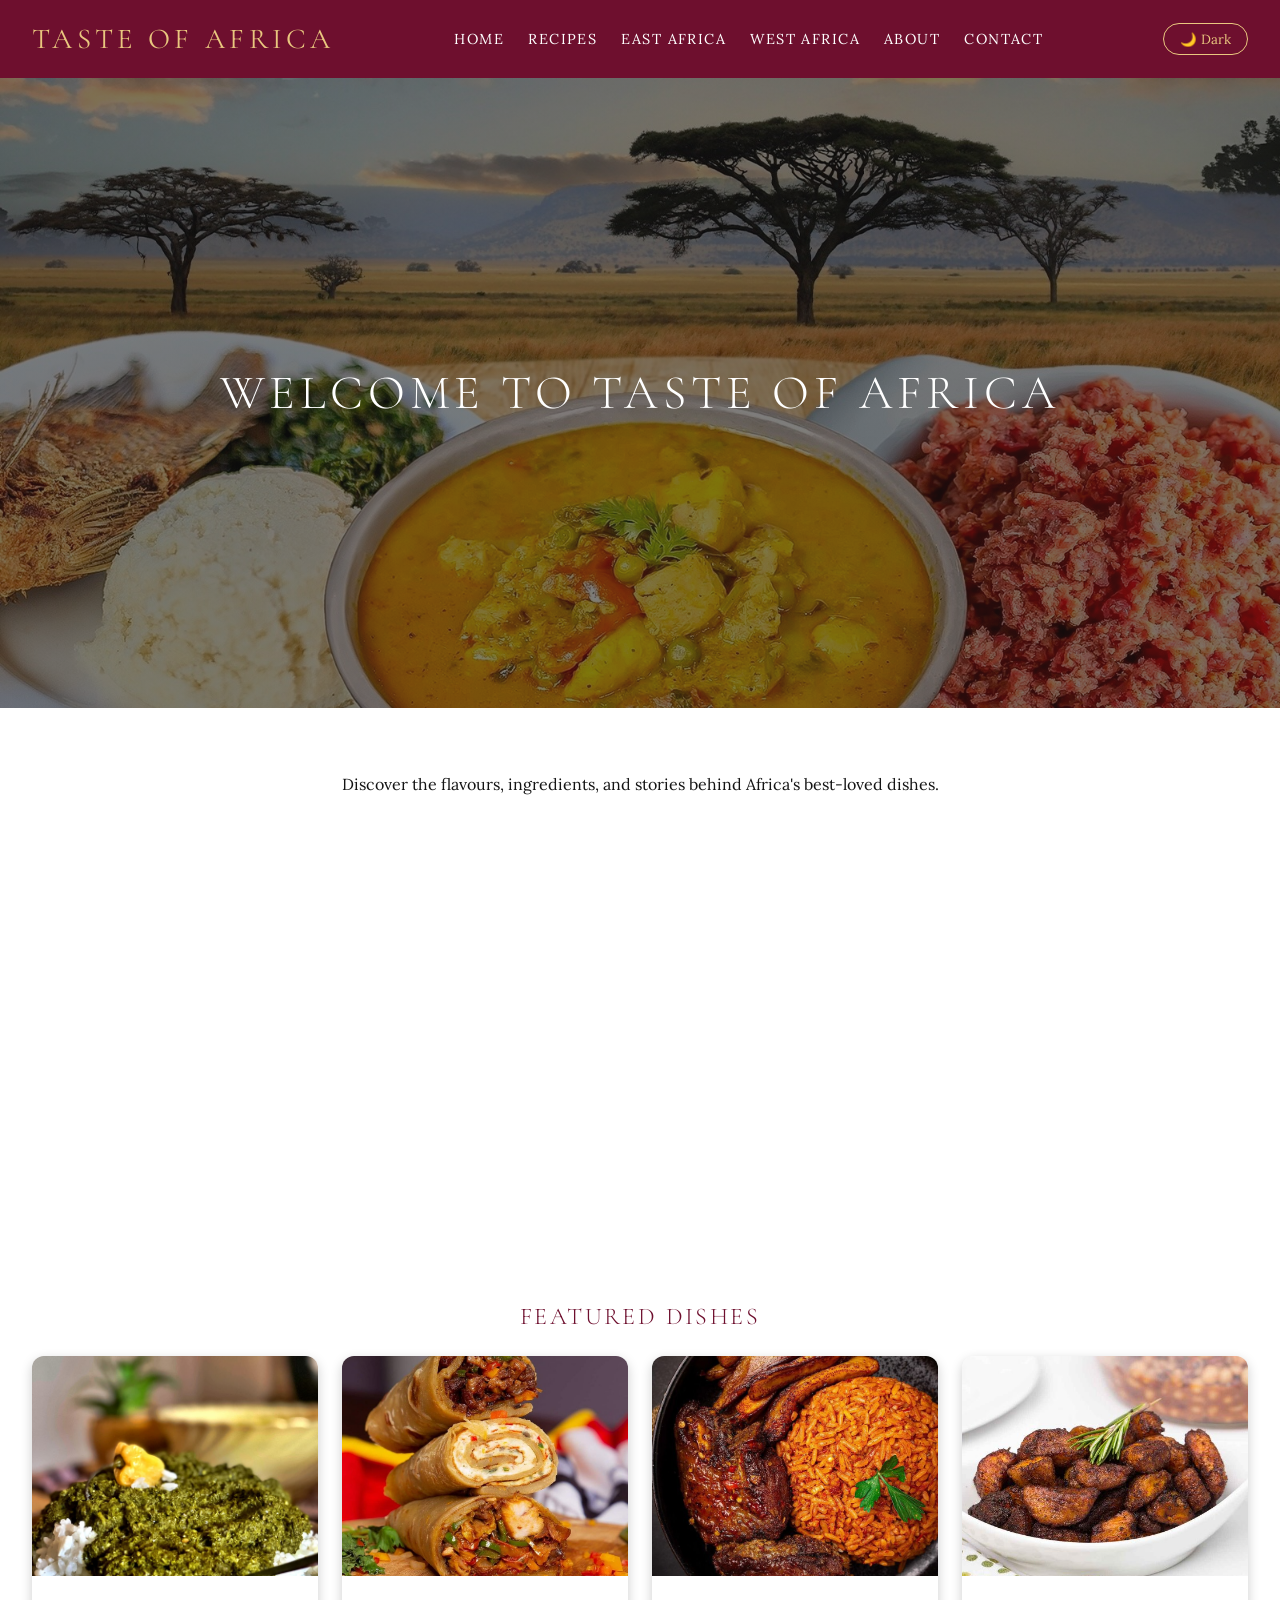
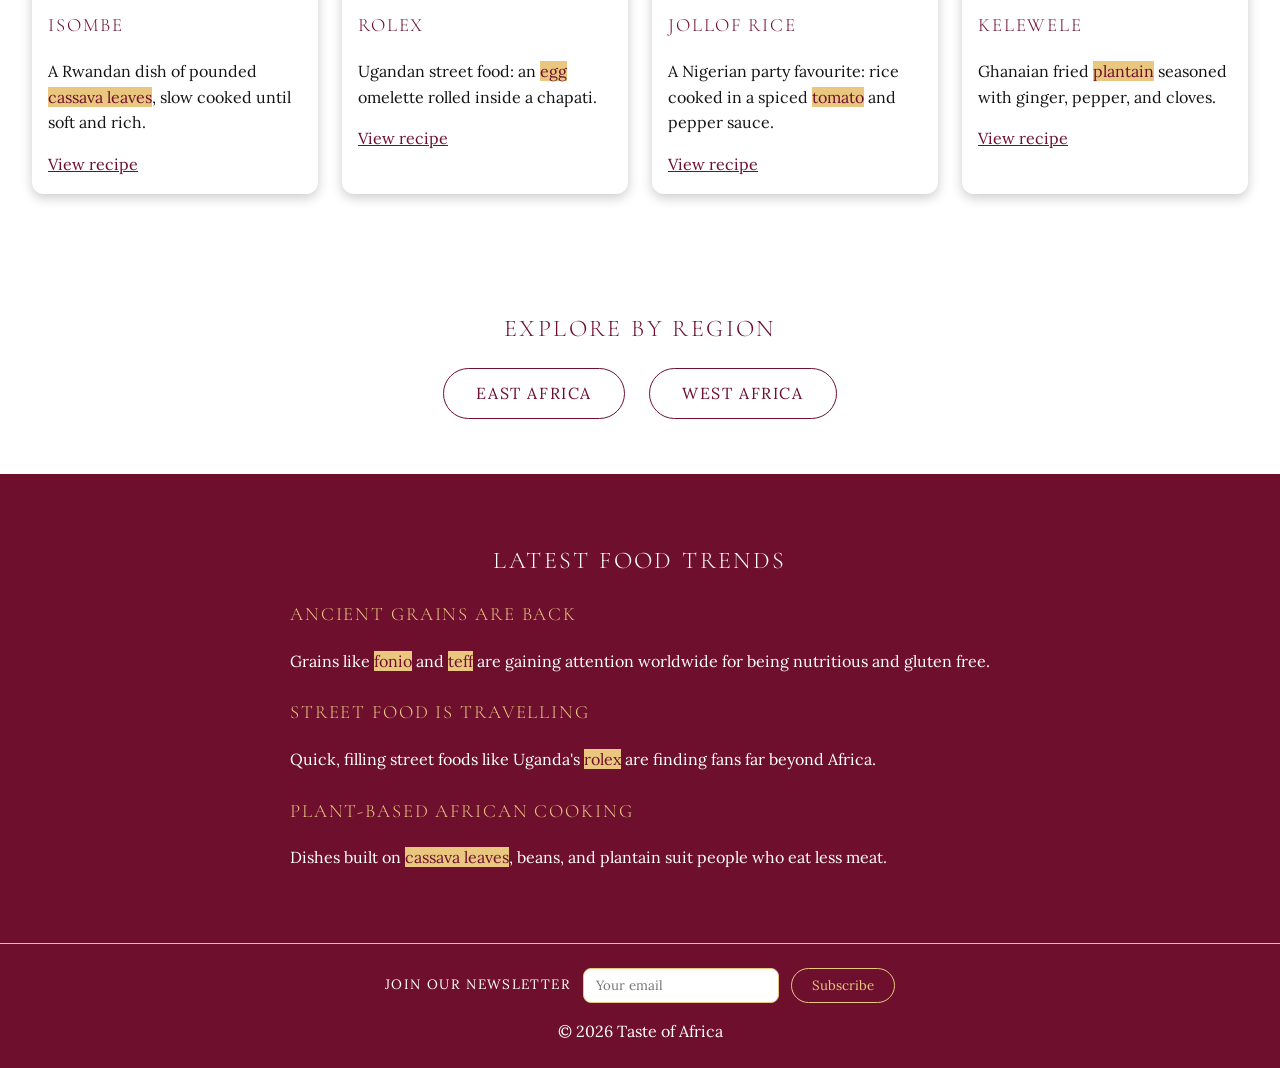
<file: index.html>
<!DOCTYPE html>
<html lang="en">

<head>
  <meta charset="UTF-8">
  <meta name="viewport" content="width=device-width, initial-scale=1.0">
  <title>Taste of Africa | Home</title>
  <link rel="stylesheet" href="styles.css">
</head>

<body>
  <header>
    <a href="index.html" class="logo">Taste of Africa</a>
    <nav>
      <ul>
        <li><a href="index.html">Home</a></li>
        <li><a href="recipes.html">Recipes</a></li>
        <li><a href="east-africa.html">East Africa</a></li>
        <li><a href="west-africa.html">West Africa</a></li>
        <li><a href="about.html">About</a></li>
        <li><a href="contact.html">Contact</a></li>
      </ul>
    </nav>
  </header>

  <main>

    <section class="hero">
      <h1>Welcome to Taste of Africa</h1>
    </section>

    <section class="intro">
      <p>Discover the flavours, ingredients, and stories behind Africa's best-loved dishes.</p>
      <iframe src="https://www.youtube.com/embed/Q6bkR5CPlX4" title="Tastes of Africa documentary trailer"
        allowfullscreen></iframe>
    </section>

    <section class="featured">
      <h2>Featured Dishes</h2>
      <div class="dish-grid">
        <figure class="dish-card">
          <img src="images/isombe.jpg" alt="A plate of isombe">
          <figcaption>
            <h3>Isombe</h3>
            <p>A Rwandan dish of pounded <mark>cassava leaves</mark>, slow cooked until soft and rich.</p>
            <a href="isombe.html">View recipe</a>
          </figcaption>
        </figure>
        <figure class="dish-card">
          <img src="images/rolex.jpg" alt="A rolex, an egg and chapati roll">
          <figcaption>
            <h3>Rolex</h3>
            <p>Ugandan street food: an <mark>egg</mark> omelette rolled inside a chapati.</p>
            <a href="rolex.html">View recipe</a>
          </figcaption>
        </figure>
        <figure class="dish-card">
          <img src="images/jollof-rice.jpg" alt="A bowl of jollof rice">
          <figcaption>
            <h3>Jollof Rice</h3>
            <p>A Nigerian party favourite: rice cooked in a spiced <mark>tomato</mark> and pepper sauce.</p>
            <a href="jollof-rice.html">View recipe</a>
          </figcaption>
        </figure>
        <figure class="dish-card">
          <img src="images/kelewele.jpg" alt="A plate of kelewele, spiced fried plantain">
          <figcaption>
            <h3>Kelewele</h3>
            <p>Ghanaian fried <mark>plantain</mark> seasoned with ginger, pepper, and cloves.</p>
            <a href="kelewele.html">View recipe</a>
          </figcaption>
        </figure>
      </div>
    </section>

    <section class="regions">
      <h2>Explore by Region</h2>
      <ul>
        <li><a href="east-africa.html">East Africa</a></li>
        <li><a href="west-africa.html">West Africa</a></li>
      </ul>
    </section>

    <section class="trends">
      <h2>Latest Food Trends</h2>
      <article>
        <h3>Ancient grains are back</h3>
        <p>Grains like <mark>fonio</mark> and <mark>teff</mark> are gaining attention worldwide for being nutritious and
          gluten free.</p>
      </article>
      <article>
        <h3>Street food is travelling</h3>
        <p>Quick, filling street foods like Uganda's <mark>rolex</mark> are finding fans far beyond Africa.</p>
      </article>
      <article>
        <h3>Plant-based African cooking</h3>
        <p>Dishes built on <mark>cassava leaves</mark>, beans, and plantain suit people who eat less meat.</p>
      </article>
    </section>
  </main>

  <footer>
    <p>&copy; 2026 Taste of Africa</p>
  </footer>

  <script src="script.js"></script>
</body>

</html>
</file>
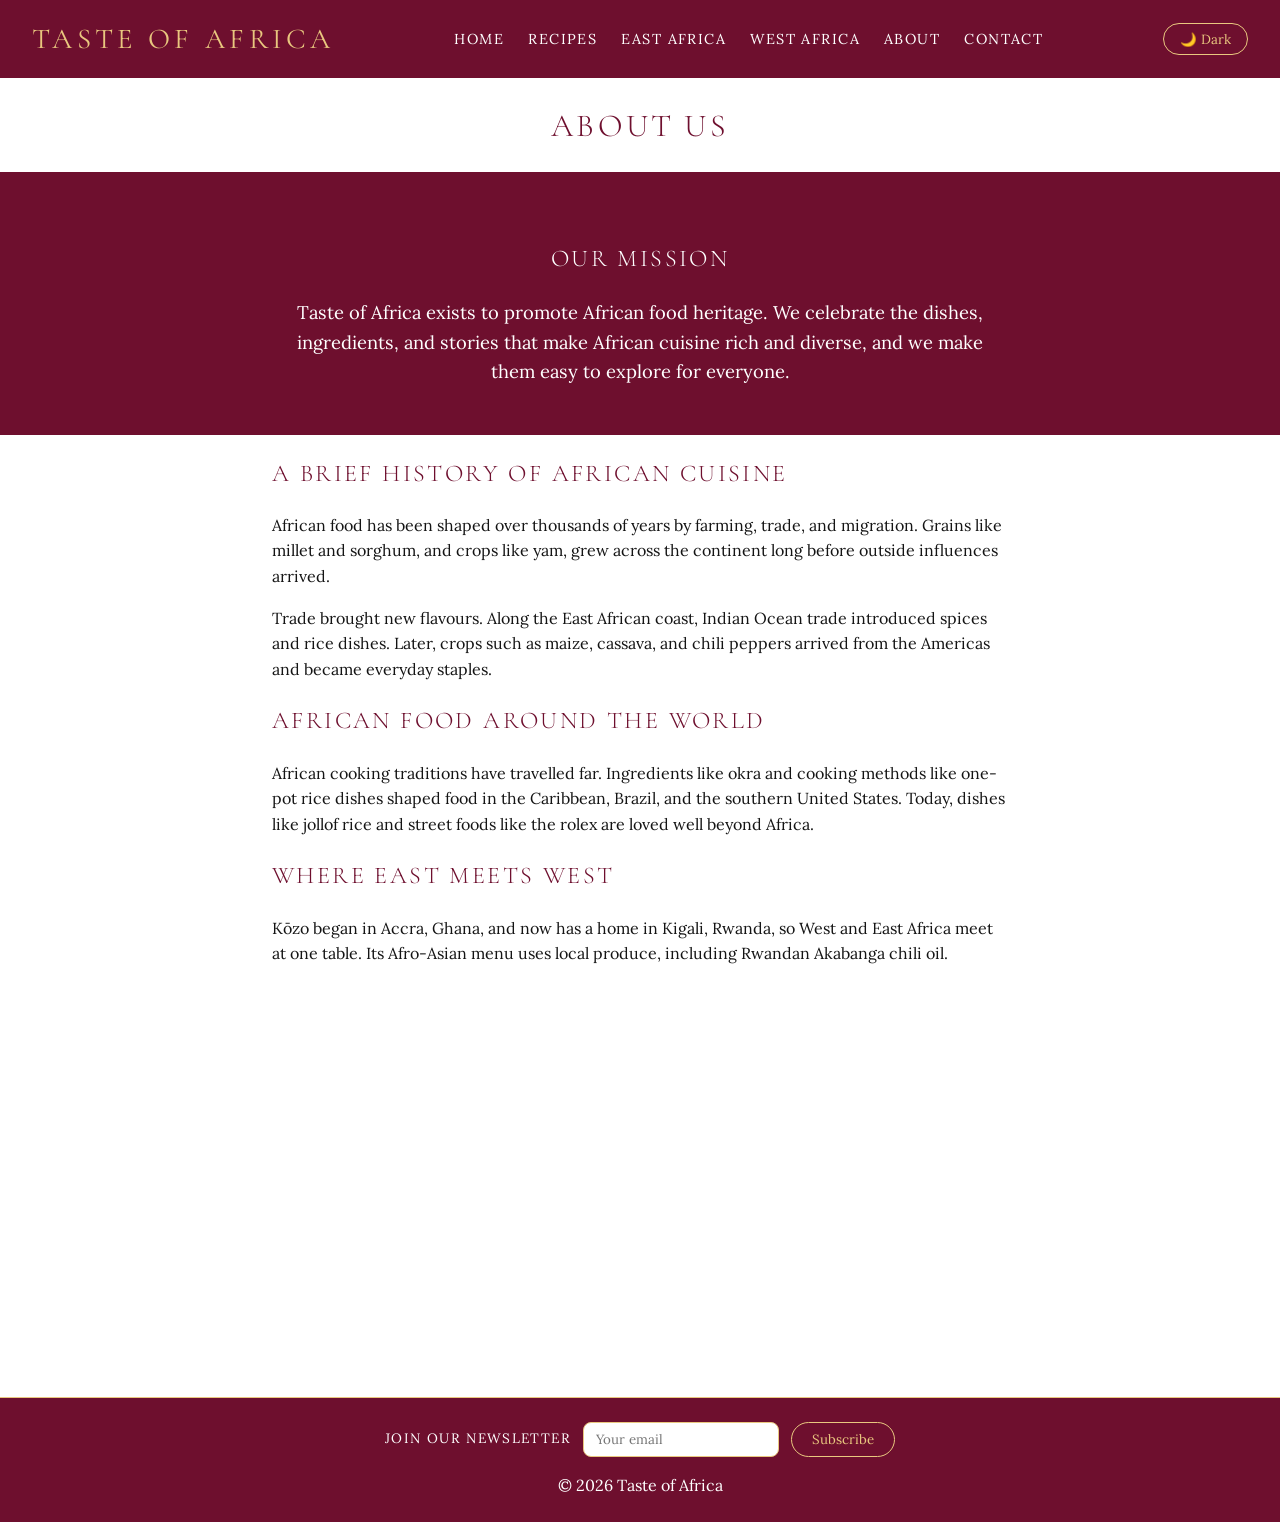
<file: about.html>
<!DOCTYPE html>
<html lang="en">

<head>
    <meta charset="UTF-8">
    <meta name="viewport" content="width=device-width, initial-scale=1.0">
    <title>Taste of Africa | About Us</title>
    <link rel="stylesheet" href="styles.css">
</head>

<body>
    <header>
        <a href="index.html" class="logo">Taste of Africa</a>
        <nav>
            <ul>
                <li><a href="index.html">Home</a></li>
                <li><a href="recipes.html">Recipes</a></li>
                <li><a href="east-africa.html">East Africa</a></li>
                <li><a href="west-africa.html">West Africa</a></li>
                <li><a href="about.html">About</a></li>
                <li><a href="contact.html">Contact</a></li>
            </ul>
        </nav>
    </header>

    <main>
        <h1>About Us</h1>

        <section class="mission">
            <h2>Our Mission</h2>
            <p>Taste of Africa exists to promote African food heritage. We celebrate the dishes, ingredients, and
                stories that make African cuisine rich and diverse, and we make them easy to explore for everyone.</p>
        </section>

        <section>
            <h2>A Brief History of African Cuisine</h2>
            <p>African food has been shaped over thousands of years by farming, trade, and migration. Grains like millet
                and sorghum, and crops like yam, grew across the continent long before outside influences arrived.</p>
            <p>Trade brought new flavours. Along the East African coast, Indian Ocean trade introduced spices and rice
                dishes. Later, crops such as maize, cassava, and chili peppers arrived from the Americas and became
                everyday staples.</p>
        </section>

        <section>
            <h2>African Food Around the World</h2>
            <p>African cooking traditions have travelled far. Ingredients like okra and cooking methods like one-pot
                rice dishes shaped food in the Caribbean, Brazil, and the southern United States. Today, dishes like
                jollof rice and street foods like the rolex are loved well beyond Africa.</p>
        </section>

        <section>
            <h2>Where East Meets West</h2>
            <p>Kōzo began in Accra, Ghana, and now has a home in Kigali, Rwanda, so West and East Africa meet at one
                table. Its Afro-Asian menu uses local produce, including Rwandan Akabanga chili oil.</p>
            <iframe
                src="https://www.google.com/maps/embed?pb=!1m18!1m12!1m3!1d3987.5169333066087!2d30.0765877!3d-1.9461520999999997!2m3!1f0!2f0!3f0!3m2!1i1024!2i768!4f13.1!3m3!1m2!1s0x19dca798f3745d35%3A0xf34ec7527d7ad203!2sK%C5%8Dzo%20Kigali%20Restaurant!5e0!3m2!1sen!2srw!4v1793757952050!5m2!1sen!2srw"
                title="Map of Kōzo Kigali Restaurant"></iframe>
        </section>

    </main>

    <footer>
        <p>&copy; 2026 Taste of Africa</p>
    </footer>

    <script src="script.js"></script>
</body>

</html>
</file>
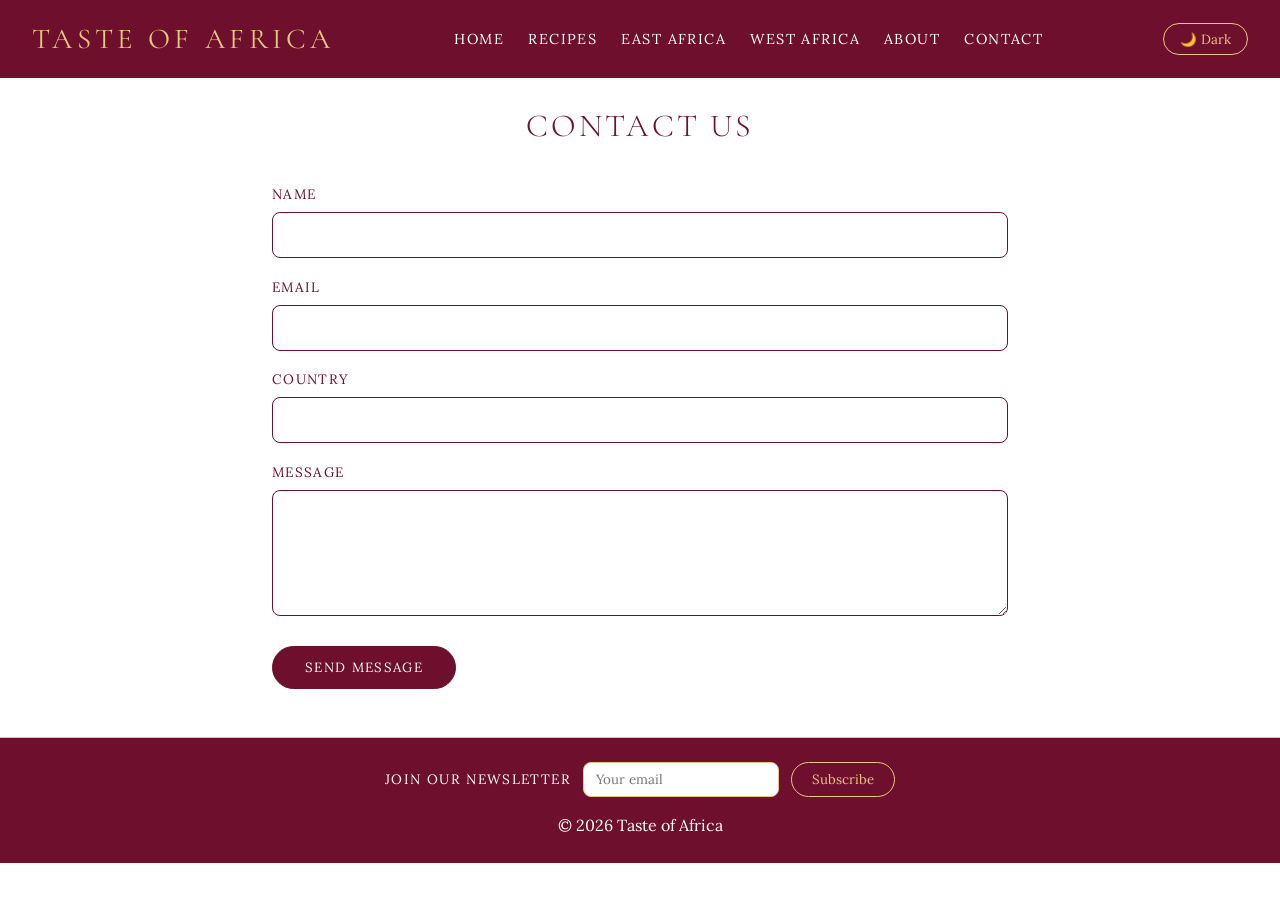
<file: contact.html>
<!DOCTYPE html>
<html lang="en">

<head>
    <meta charset="UTF-8">
    <meta name="viewport" content="width=device-width, initial-scale=1.0">
    <title>Taste of Africa | Contact</title>
    <link rel="stylesheet" href="styles.css">
</head>

<body>
    <header>
        <a href="index.html" class="logo">Taste of Africa</a>
        <nav>
            <ul>
                <li><a href="index.html">Home</a></li>
                <li><a href="recipes.html">Recipes</a></li>
                <li><a href="east-africa.html">East Africa</a></li>
                <li><a href="west-africa.html">West Africa</a></li>
                <li><a href="about.html">About</a></li>
                <li><a href="contact.html">Contact</a></li>
            </ul>
        </nav>
    </header>

    <main>
        <h1>Contact Us</h1>

        <form id="contact-form">
            <label for="name">Name</label>
            <input type="text" id="name" required>

            <label for="email">Email</label>
            <input type="email" id="email" required>

            <label for="country">Country</label>
            <input type="text" id="country" list="countries">
            <datalist id="countries">
                <option value="Rwanda"></option>
                <option value="Uganda"></option>
                <option value="Kenya"></option>
                <option value="Tanzania"></option>
                <option value="Nigeria"></option>
                <option value="Ghana"></option>
                <option value="South Africa"></option>
                <option value="Ethiopia"></option>
            </datalist>

            <label for="message">Message</label>
            <textarea id="message" rows="5" required></textarea>

            <button type="submit">Send Message</button>
        </form>

        <p id="form-message"></p>
        
    </main>

    <footer>
        <p>&copy; 2026 Taste of Africa</p>
    </footer>

    <script src="script.js"></script>
</body>

</html>
</file>
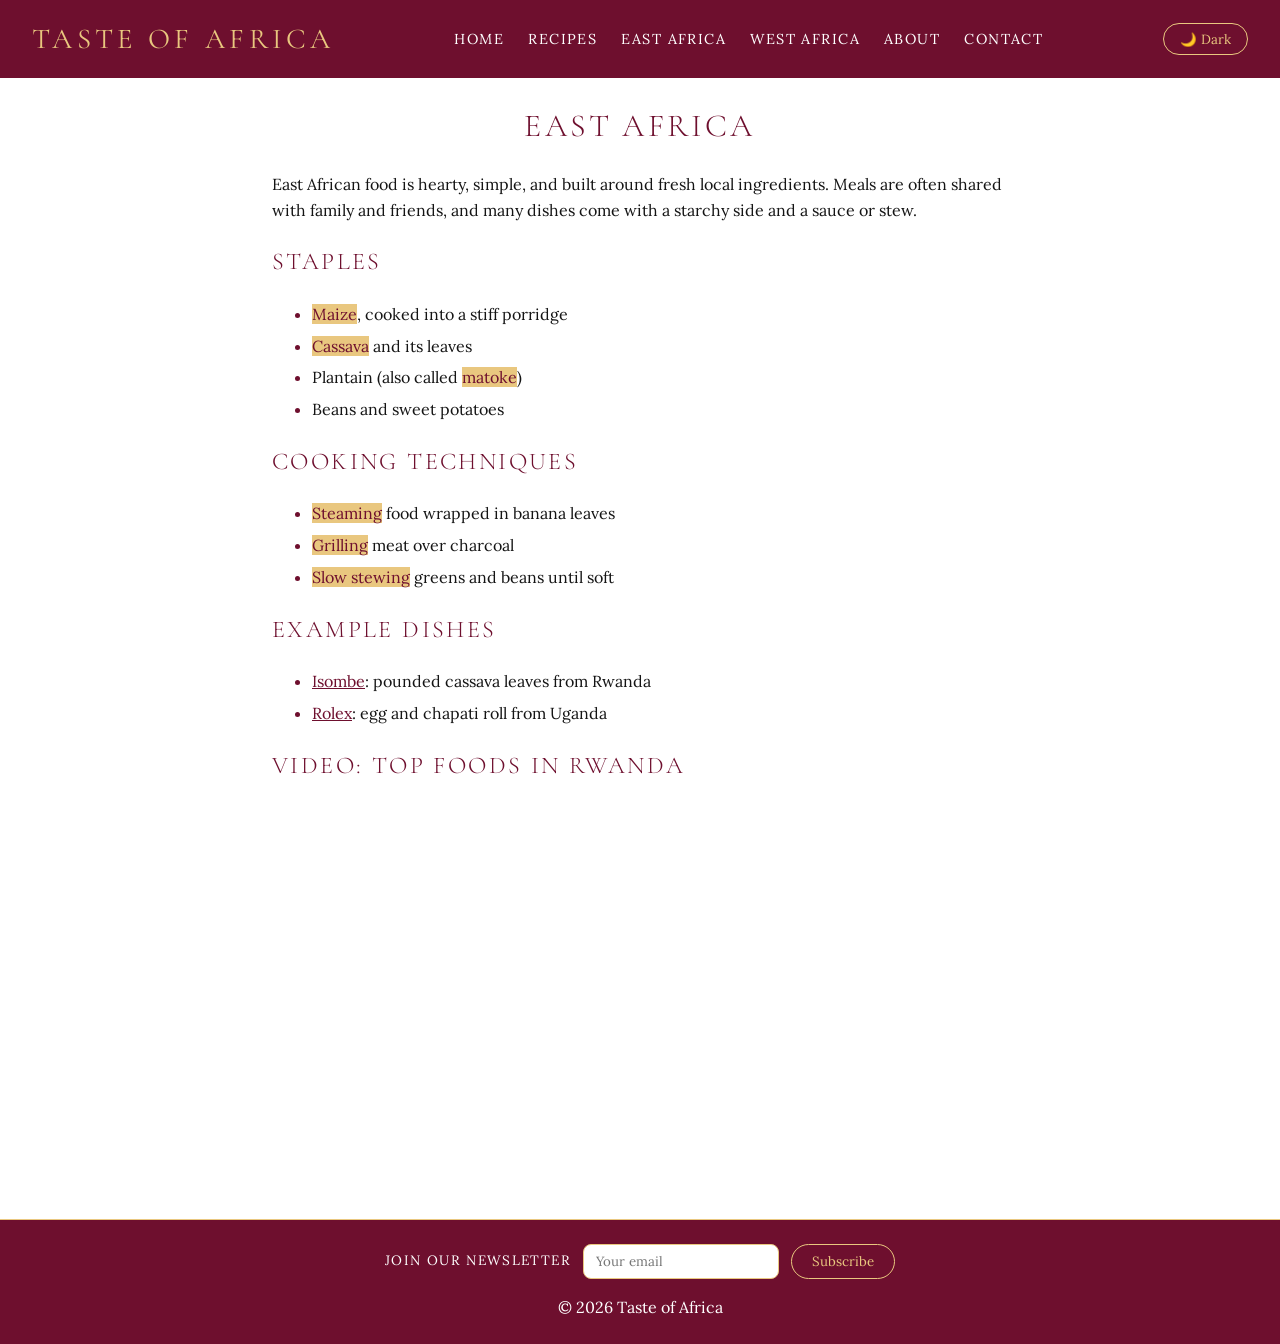
<file: east-africa.html>
<!DOCTYPE html>
<html lang="en">

<head>
    <meta charset="UTF-8">
    <meta name="viewport" content="width=device-width, initial-scale=1.0">
    <title>Taste of Africa | East Africa</title>
    <link rel="stylesheet" href="styles.css">
</head>

<body>
    <header>
        <a href="index.html" class="logo">Taste of Africa</a>
        <nav>
            <ul>
                <li><a href="index.html">Home</a></li>
                <li><a href="recipes.html">Recipes</a></li>
                <li><a href="east-africa.html">East Africa</a></li>
                <li><a href="west-africa.html">West Africa</a></li>
                <li><a href="about.html">About</a></li>
                <li><a href="contact.html">Contact</a></li>
            </ul>
        </nav>
    </header>

    <main>
        <h1>East Africa</h1>
        <p>East African food is hearty, simple, and built around fresh local ingredients. Meals are often shared with
            family and friends, and many dishes come with a starchy side and a sauce or stew.</p>

        <section>
            <h2>Staples</h2>
            <ul>
                <li><mark>Maize</mark>, cooked into a stiff porridge</li>
                <li><mark>Cassava</mark> and its leaves</li>
                <li>Plantain (also called <mark>matoke</mark>)</li>
                <li>Beans and sweet potatoes</li>
            </ul>
        </section>

        <section>
            <h2>Cooking Techniques</h2>
            <ul>
                <li><mark>Steaming</mark> food wrapped in banana leaves</li>
                <li><mark>Grilling</mark> meat over charcoal</li>
                <li><mark>Slow stewing</mark> greens and beans until soft</li>
            </ul>
        </section>

        <section>
            <h2>Example Dishes</h2>
            <ul>
                <li><a href="isombe.html">Isombe</a>: pounded cassava leaves from Rwanda</li>
                <li><a href="rolex.html">Rolex</a>: egg and chapati roll from Uganda</li>
            </ul>
        </section>

        <section>
            <h2>Video: Top Foods in Rwanda</h2>
            <iframe src="https://www.youtube.com/embed/qMWPM802drA" title="Top 10 food in Rwanda"
                allowfullscreen></iframe>
        </section>

    </main>

    <footer>
        <p>&copy; 2026 Taste of Africa</p>
    </footer>

    <script src="script.js"></script>
</body>

</html>
</file>
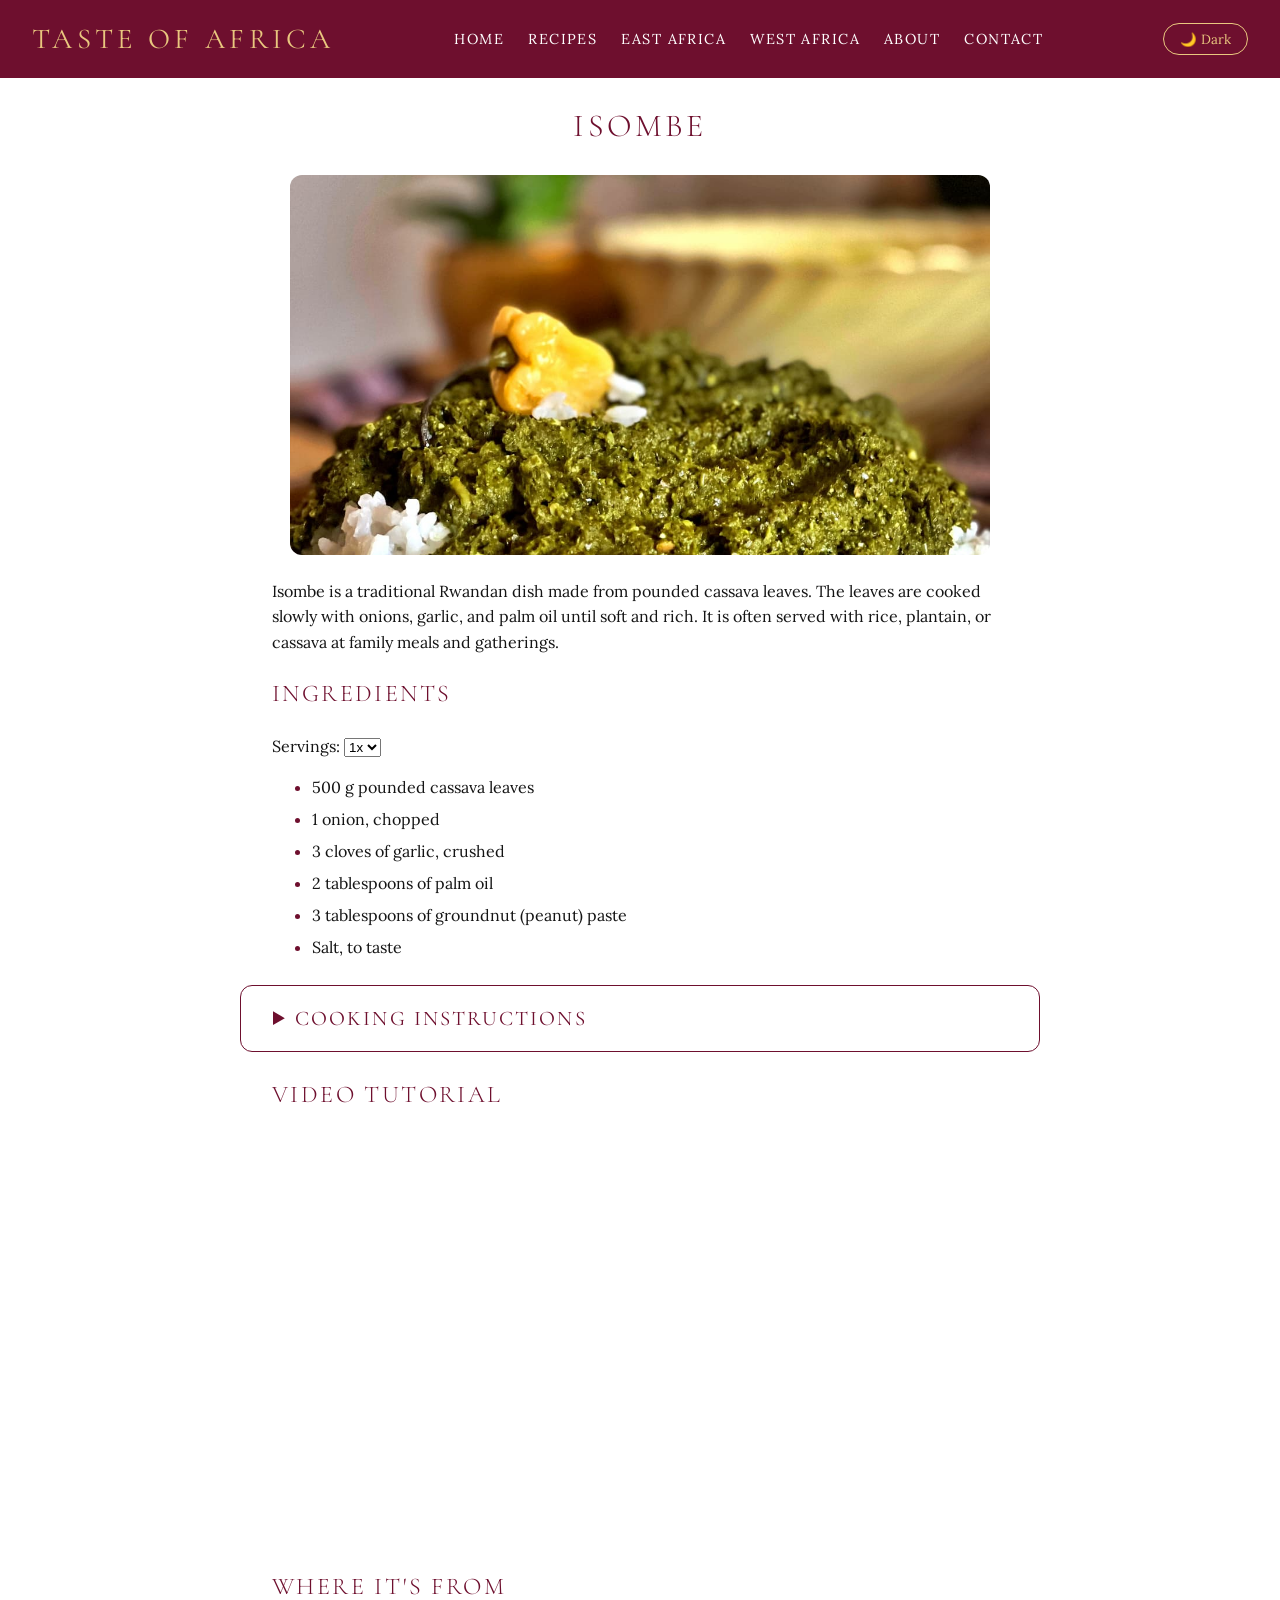
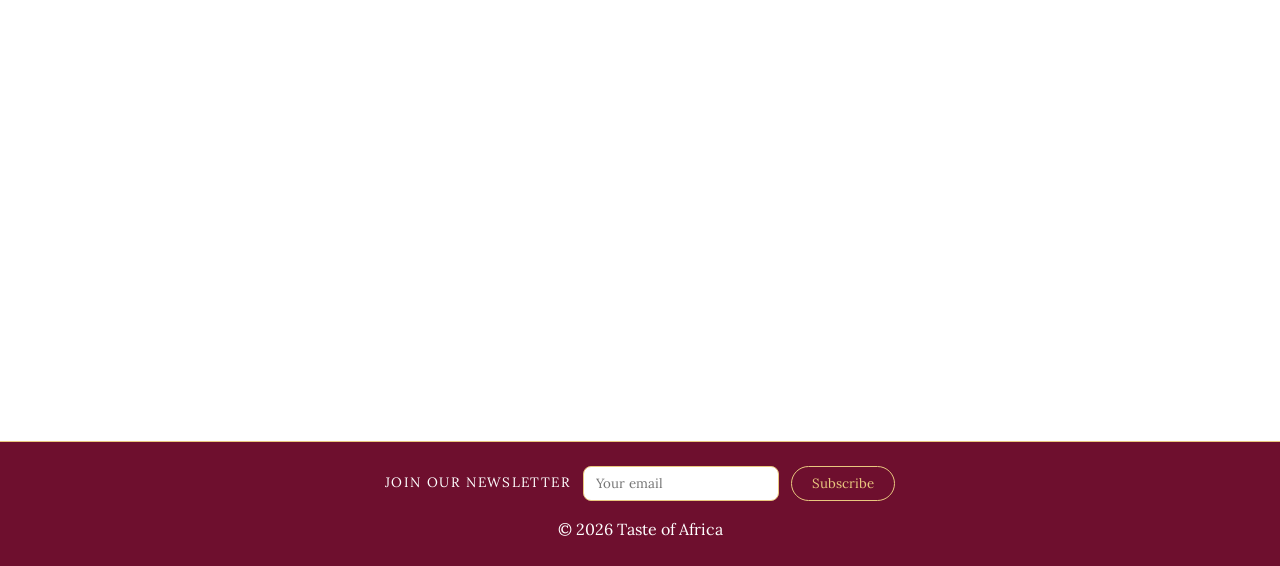
<file: isombe.html>
<!DOCTYPE html>
<html lang="en">

<head>
    <meta charset="UTF-8">
    <meta name="viewport" content="width=device-width, initial-scale=1.0">
    <title>Taste of Africa | Isombe</title>
    <link rel="stylesheet" href="styles.css">
</head>

<body>
    <header>
        <a href="index.html" class="logo">Taste of Africa</a>
        <nav>
            <ul>
                <li><a href="index.html">Home</a></li>
                <li><a href="recipes.html">Recipes</a></li>
                <li><a href="east-africa.html">East Africa</a></li>
                <li><a href="west-africa.html">West Africa</a></li>
                <li><a href="about.html">About</a></li>
                <li><a href="contact.html">Contact</a></li>
            </ul>
        </nav>
    </header>

    <main>
        <h1>Isombe</h1>
        <img src="images/isombe.jpg" alt="A plate of isombe">
        <p>Isombe is a traditional Rwandan dish made from pounded cassava leaves. The leaves are cooked slowly with
            onions, garlic, and palm oil until soft and rich. It is often served with rice, plantain, or cassava at
            family meals and gatherings.</p>

        <section>
            <h2>Ingredients</h2>
            <ul>
                <li>500 g pounded cassava leaves</li>
                <li>1 onion, chopped</li>
                <li>3 cloves of garlic, crushed</li>
                <li>2 tablespoons of palm oil</li>
                <li>3 tablespoons of groundnut (peanut) paste</li>
                <li>Salt, to taste</li>
            </ul>
        </section>

        <details>
            <summary>Cooking Instructions</summary>
            <ol>
                <li>Boil the pounded cassava leaves in water until soft, then drain.</li>
                <li>Fry the onion and garlic in palm oil until golden.</li>
                <li>Add the cassava leaves and stir in the groundnut paste.</li>
                <li>Simmer on low heat, stirring often, until thick and well cooked.</li>
                <li>Add salt to taste and serve hot with rice or plantain.</li>
            </ol>
        </details>
        <section>
            <h2>Video Tutorial</h2>
            <iframe src="https://www.youtube.com/embed/LCwueWa3LsQ" title="How to cook isombe" allowfullscreen></iframe>
        </section>

        <section>
            <h2>Where It's From</h2>
            <iframe
                src="https://www.google.com/maps/embed?pb=!1m18!1m12!1m3!1d1020805.8446083999!2d29.880435949999992!3d-1.9436568000000054!2m3!1f0!2f0!3f0!3m2!1i1024!2i768!4f13.1!3m3!1m2!1s0x19c29654e73840e3%3A0x7490b026cbcca103!2sRwanda!5e0!3m2!1sen!2srw!4v1793755102803!5m2!1sen!2srw"
                title="Map of Rwanda"></iframe>
        </section>

    </main>

    <footer>
        <p>&copy; 2026 Taste of Africa</p>
    </footer>

    <script src="script.js"></script>
</body>

</html>
</file>
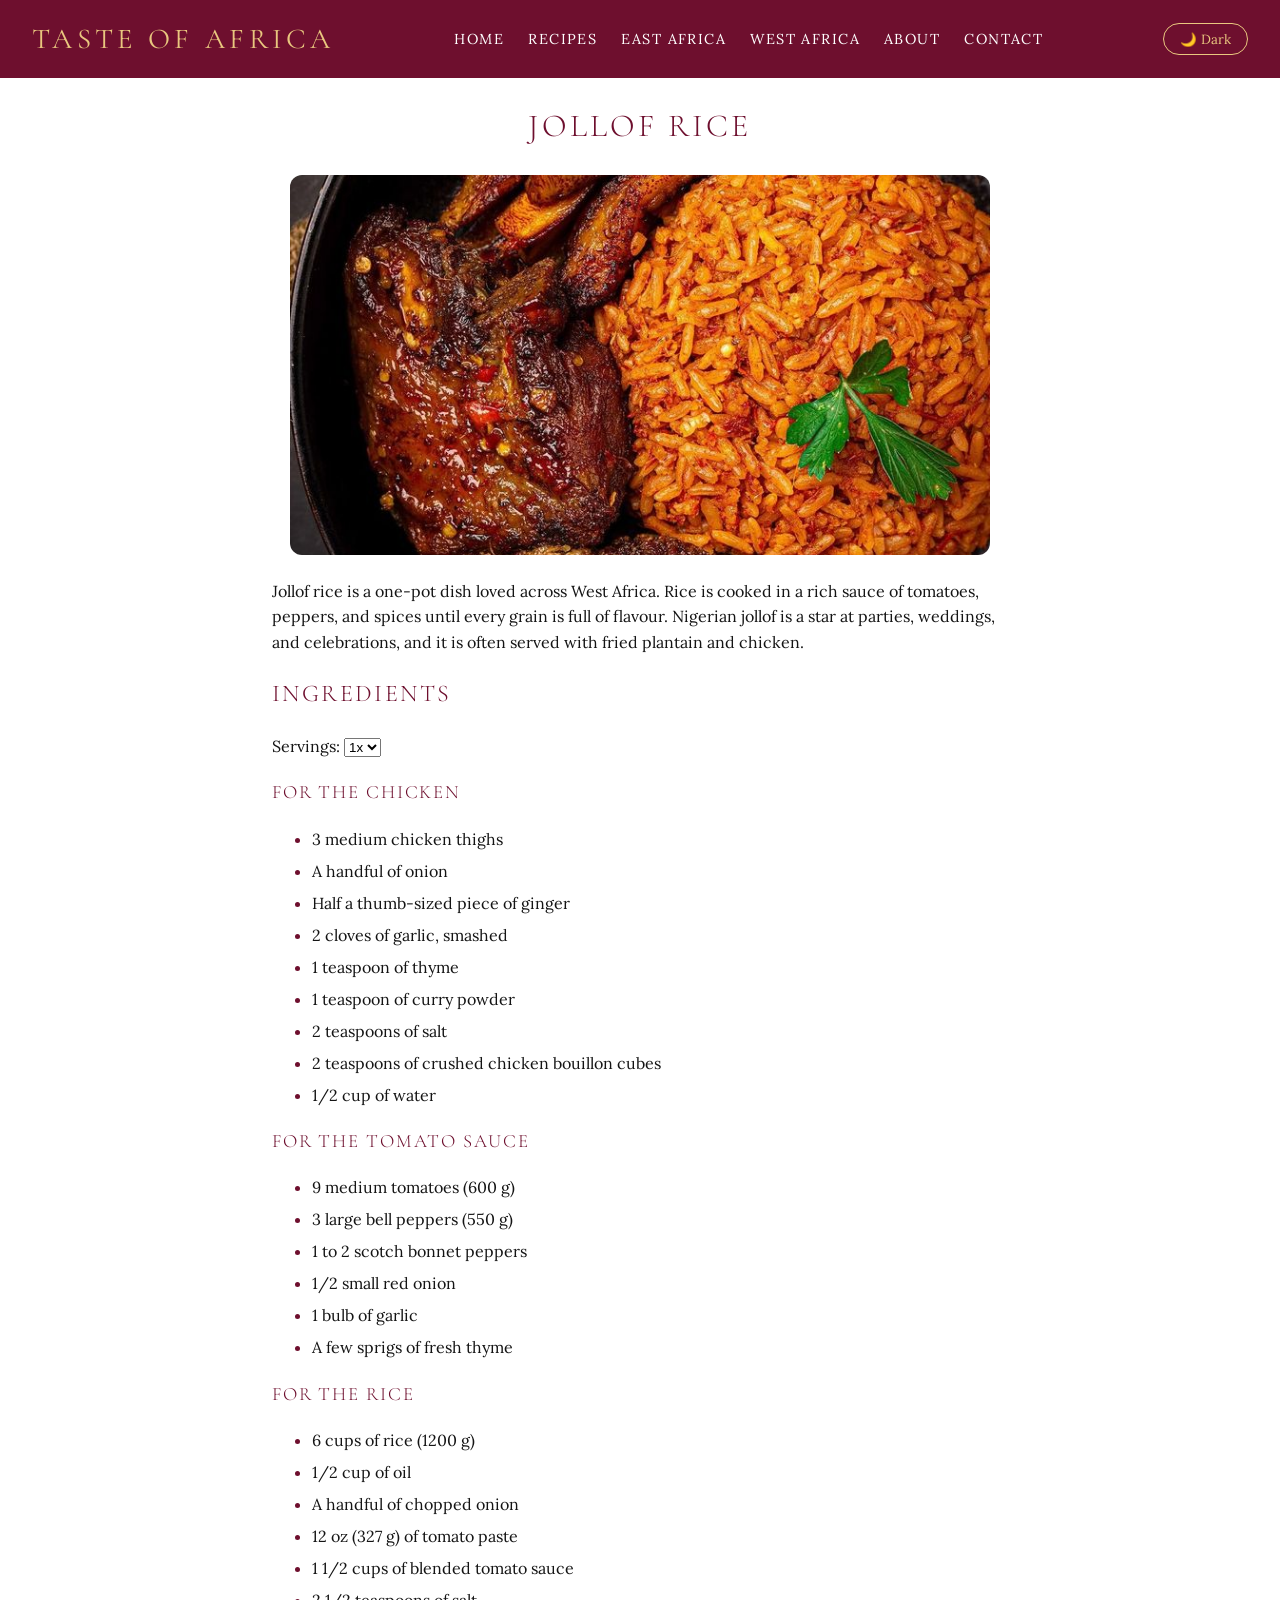
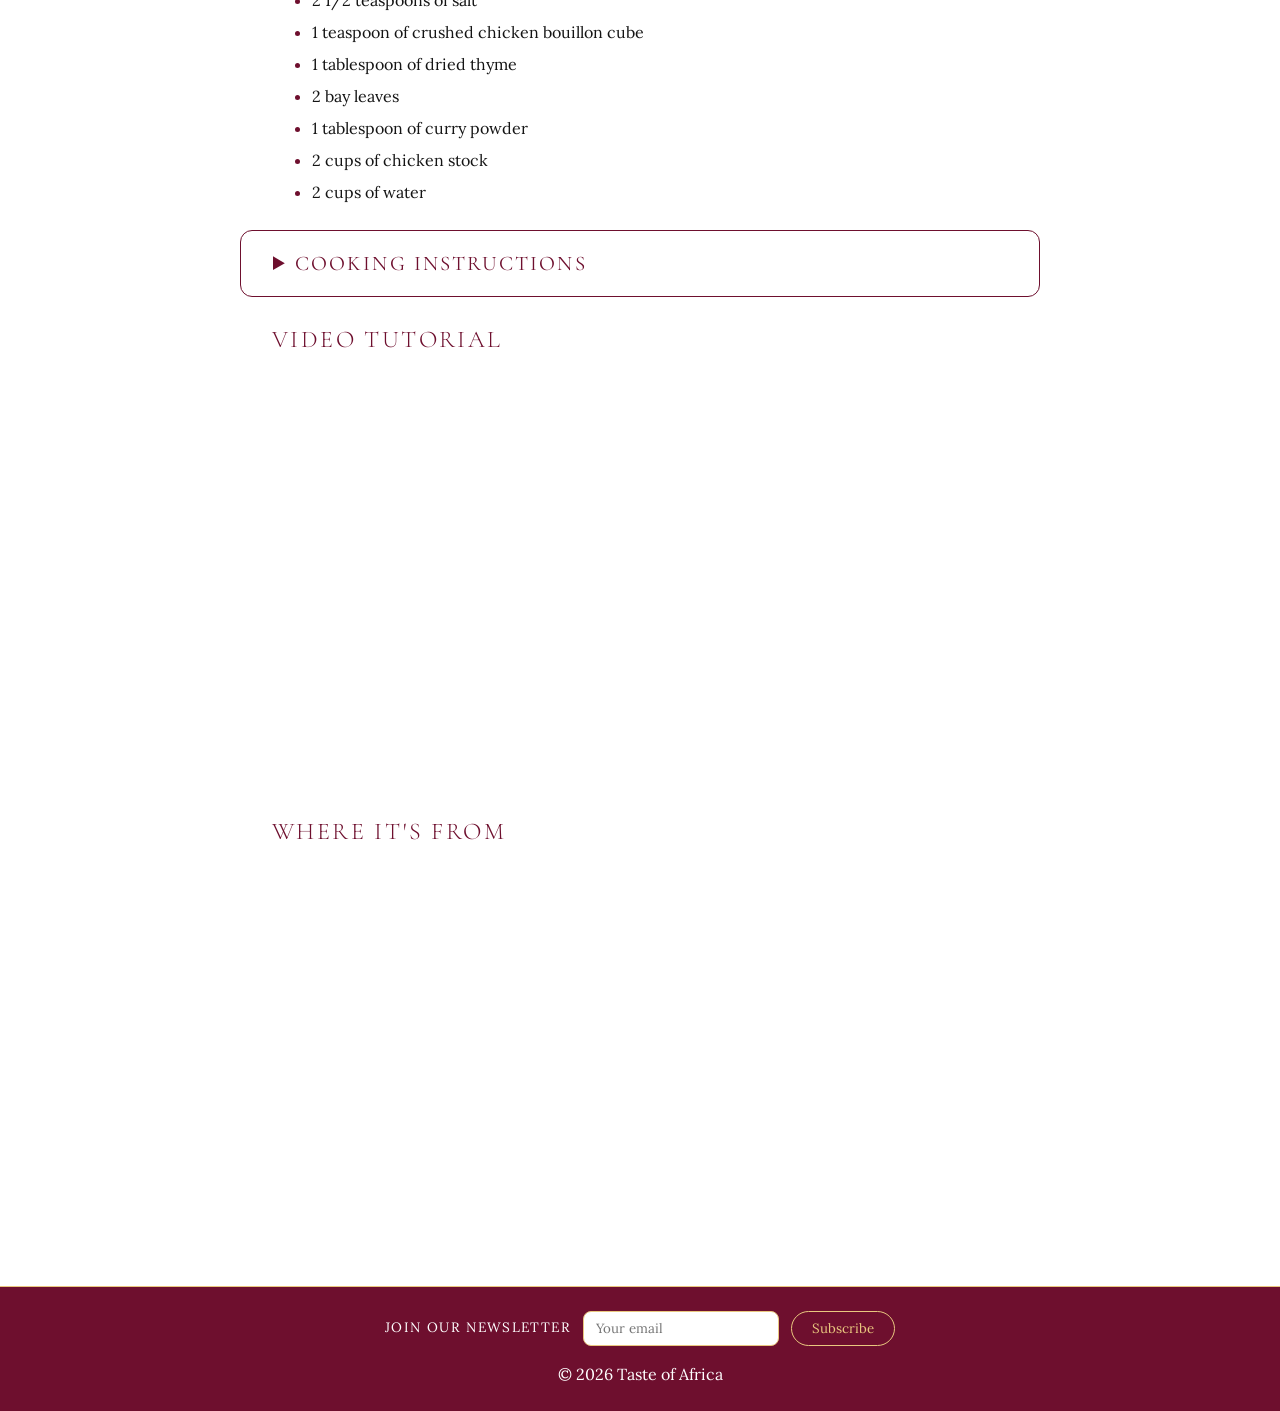
<file: jollof-rice.html>
<!DOCTYPE html>
<html lang="en">

<head>
    <meta charset="UTF-8">
    <meta name="viewport" content="width=device-width, initial-scale=1.0">
    <title>Taste of Africa | Jollof Rice</title>
    <link rel="stylesheet" href="styles.css">
</head>

<body>
    <header>
        <a href="index.html" class="logo">Taste of Africa</a>
        <nav>
            <ul>
                <li><a href="index.html">Home</a></li>
                <li><a href="recipes.html">Recipes</a></li>
                <li><a href="east-africa.html">East Africa</a></li>
                <li><a href="west-africa.html">West Africa</a></li>
                <li><a href="about.html">About</a></li>
                <li><a href="contact.html">Contact</a></li>
            </ul>
        </nav>
    </header>

    <main>
        <h1>Jollof Rice</h1>
        <img src="images/jollof-rice.jpg" alt="A plate of jollof rice with fried plantain and chicken">
        <p>Jollof rice is a one-pot dish loved across West Africa. Rice is cooked in a rich sauce of tomatoes, peppers,
            and spices until every grain is full of flavour. Nigerian jollof is a star at parties, weddings, and
            celebrations, and it is often served with fried plantain and chicken.</p>

        <section>
            <h2>Ingredients</h2>

            <h3>For the chicken</h3>
            <ul>
                <li>3 medium chicken thighs</li>
                <li>A handful of onion</li>
                <li>Half a thumb-sized piece of ginger</li>
                <li>2 cloves of garlic, smashed</li>
                <li>1 teaspoon of thyme</li>
                <li>1 teaspoon of curry powder</li>
                <li>2 teaspoons of salt</li>
                <li>2 teaspoons of crushed chicken bouillon cubes</li>
                <li>1/2 cup of water</li>
            </ul>

            <h3>For the tomato sauce</h3>
            <ul>
                <li>9 medium tomatoes (600 g)</li>
                <li>3 large bell peppers (550 g)</li>
                <li>1 to 2 scotch bonnet peppers</li>
                <li>1/2 small red onion</li>
                <li>1 bulb of garlic</li>
                <li>A few sprigs of fresh thyme</li>
            </ul>

            <h3>For the rice</h3>
            <ul>
                <li>6 cups of rice (1200 g)</li>
                <li>1/2 cup of oil</li>
                <li>A handful of chopped onion</li>
                <li>12 oz (327 g) of tomato paste</li>
                <li>1 1/2 cups of blended tomato sauce</li>
                <li>2 1/2 teaspoons of salt</li>
                <li>1 teaspoon of crushed chicken bouillon cube</li>
                <li>1 tablespoon of dried thyme</li>
                <li>2 bay leaves</li>
                <li>1 tablespoon of curry powder</li>
                <li>2 cups of chicken stock</li>
                <li>2 cups of water</li>
            </ul>
        </section>

        <details>
            <summary>Cooking Instructions</summary>
            <ol>
                <li>Season the chicken with the onion, ginger, garlic, thyme, curry powder, salt, and bouillon. Add the
                    water and cook until done.</li>
                <li>Blend the tomatoes, bell peppers, scotch bonnet, red onion, garlic, and thyme into a smooth sauce.
                </li>
                <li>Heat the oil in a pot and fry the chopped onion until soft, then add the tomato paste and fry for a
                    few minutes.</li>
                <li>Pour in the blended tomato sauce and cook until it thickens.</li>
                <li>Stir in the salt, bouillon, thyme, bay leaves, and curry powder, then add the stock and water and
                    bring to a boil.</li>
                <li>Add the washed rice, cover tightly, and cook on low heat until the rice is soft. Serve with the
                    chicken.</li>
            </ol>
        </details>

        <section>
            <h2>Video Tutorial</h2>
            <iframe src="https://www.youtube.com/embed/jDbUg4f9EFw" title="How to make Nigerian jollof rice"
                allowfullscreen></iframe>
        </section>

        <section>
            <h2>Where It's From</h2>
            <iframe
                src="https://www.google.com/maps/embed?pb=!1m18!1m12!1m3!1d8069790.435797271!2d8.6707713!3d9.0338725!2m3!1f0!2f0!3f0!3m2!1i1024!2i768!4f13.1!3m3!1m2!1s0x104e0baf7da48d0d%3A0x99a8fe4168c50bc8!2sNigeria!5e0!3m2!1sen!2srw!4v1793756214573!5m2!1sen!2srw"
                title="Map of Nigeria"></iframe>
        </section>

    </main>

    <footer>
        <p>&copy; 2026 Taste of Africa</p>
    </footer>

    <script src="script.js"></script>
</body>

</html>
</file>
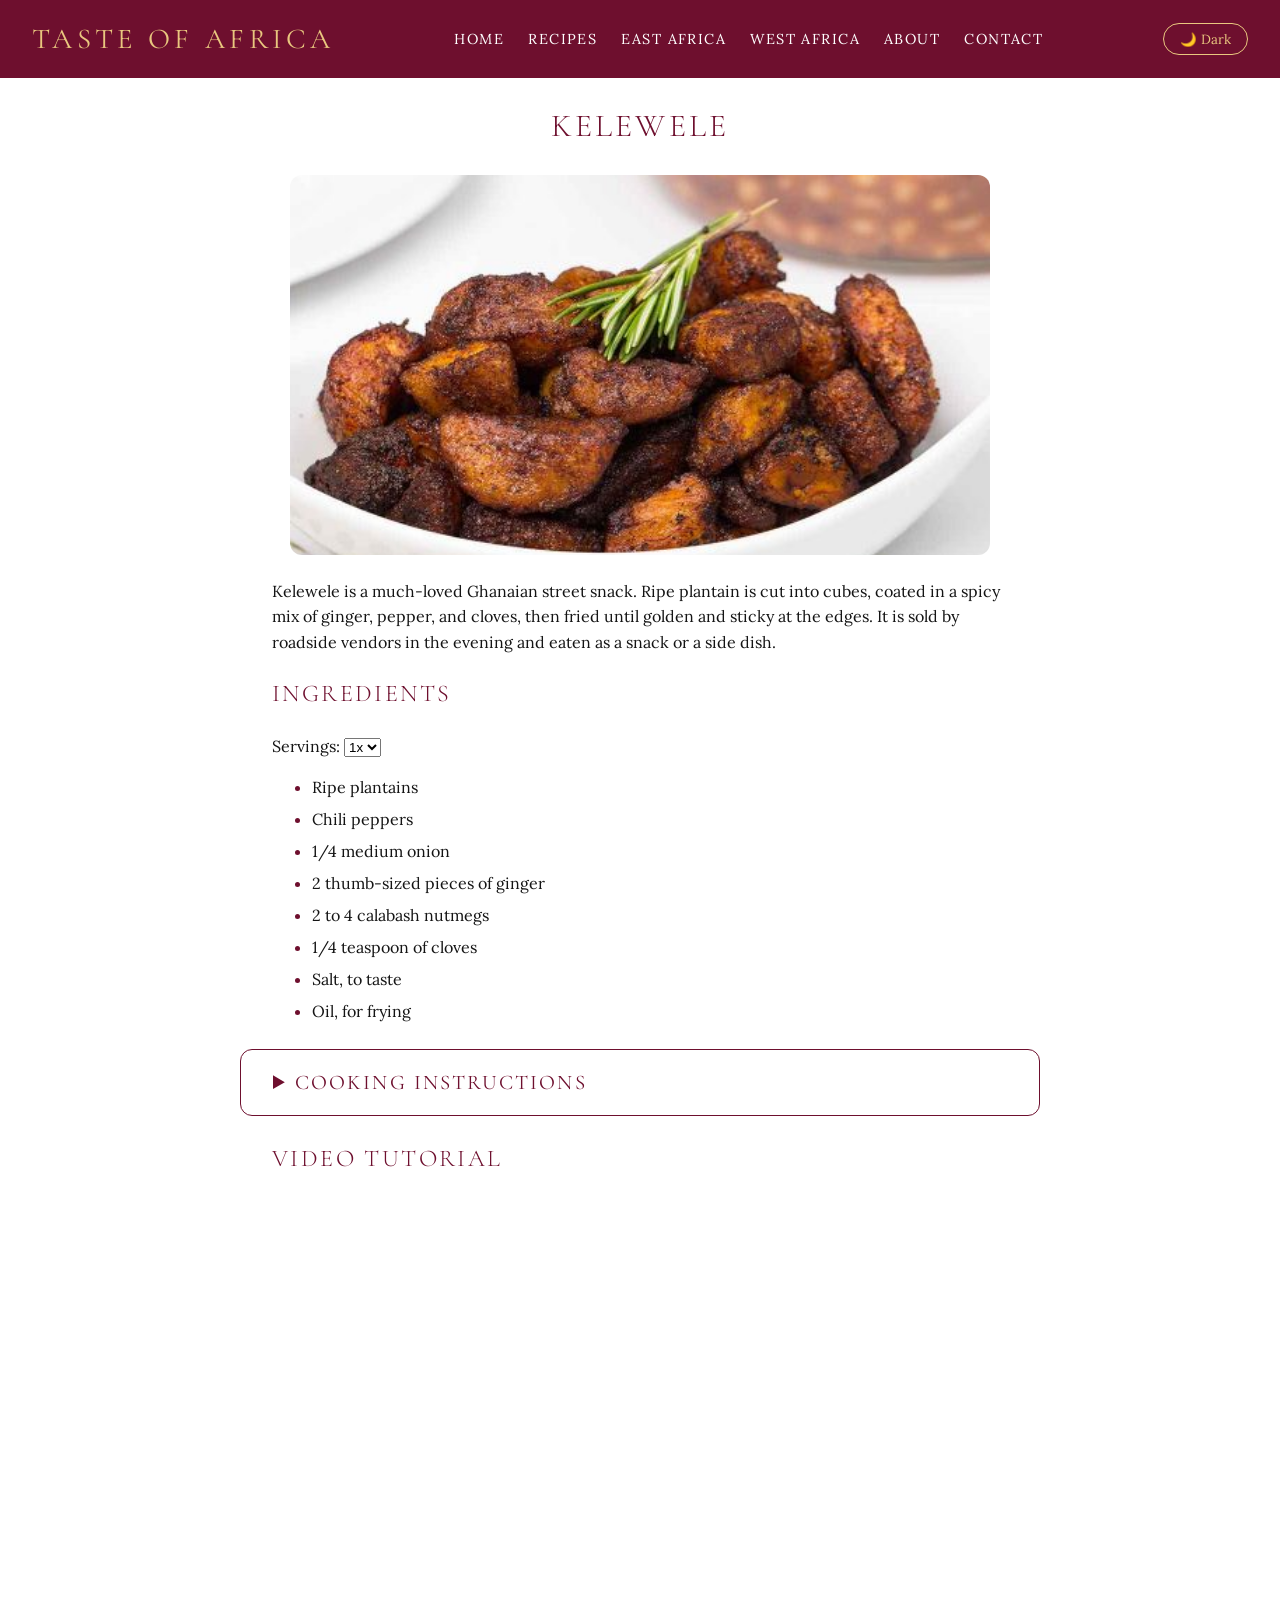
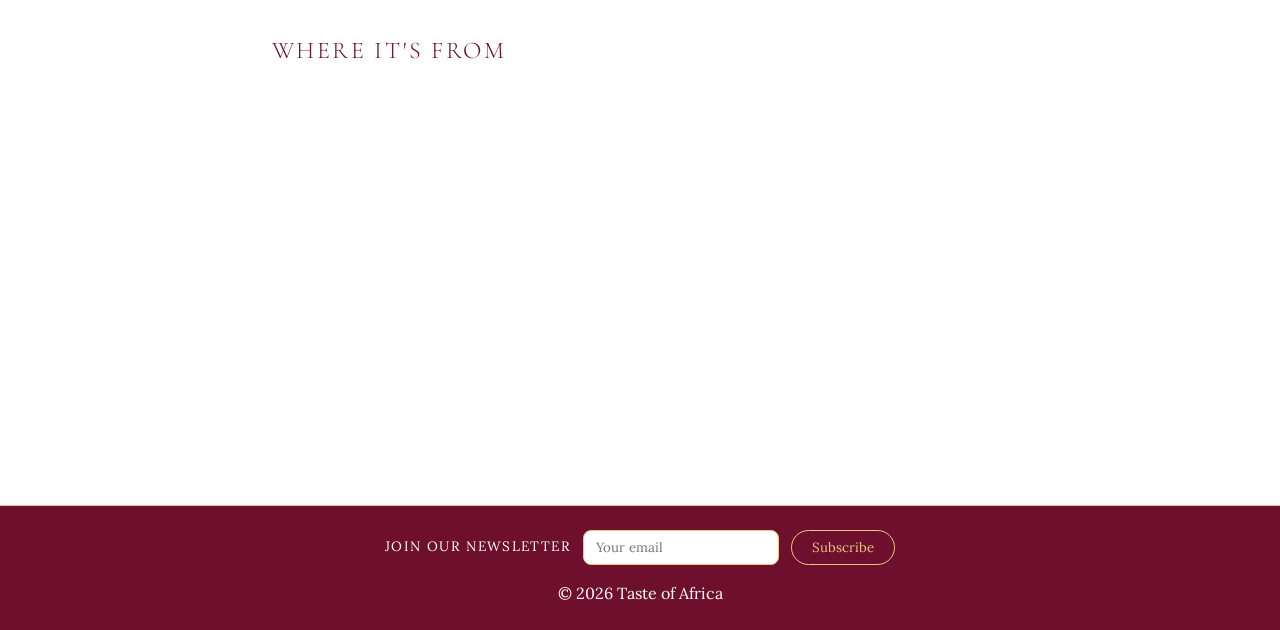
<file: kelewele.html>
<!DOCTYPE html>
<html lang="en">

<head>
    <meta charset="UTF-8">
    <meta name="viewport" content="width=device-width, initial-scale=1.0">
    <title>Taste of Africa | Kelewele</title>
    <link rel="stylesheet" href="styles.css">
</head>

<body>
    <header>
        <a href="index.html" class="logo">Taste of Africa</a>
        <nav>
            <ul>
                <li><a href="index.html">Home</a></li>
                <li><a href="recipes.html">Recipes</a></li>
                <li><a href="east-africa.html">East Africa</a></li>
                <li><a href="west-africa.html">West Africa</a></li>
                <li><a href="about.html">About</a></li>
                <li><a href="contact.html">Contact</a></li>
            </ul>
        </nav>
    </header>

    <main>
        <h1>Kelewele</h1>
        <img src="images/kelewele.jpg" alt="A bowl of kelewele, spiced fried plantain">
        <p>Kelewele is a much-loved Ghanaian street snack. Ripe plantain is cut into cubes, coated in a spicy mix of
            ginger, pepper, and cloves, then fried until golden and sticky at the edges. It is sold by roadside vendors
            in the evening and eaten as a snack or a side dish.</p>

        <section>
            <h2>Ingredients</h2>
            <ul>
                <li>Ripe plantains</li>
                <li>Chili peppers</li>
                <li>1/4 medium onion</li>
                <li>2 thumb-sized pieces of ginger</li>
                <li>2 to 4 calabash nutmegs</li>
                <li>1/4 teaspoon of cloves</li>
                <li>Salt, to taste</li>
                <li>Oil, for frying</li>
            </ul>
        </section>

        <details>
            <summary>Cooking Instructions</summary>
            <ol>
                <li>Peel the ripe plantains and cut them into bite-sized cubes.</li>
                <li>Blend the chili peppers, onion, ginger, calabash nutmeg, cloves, and salt into a thick paste.</li>
                <li>Mix the paste with the plantain cubes until they are well coated.</li>
                <li>Heat the oil in a pan and fry the plantain until golden brown.</li>
                <li>Drain on paper towels and serve hot.</li>
            </ol>
        </details>

        <section>
            <h2>Video Tutorial</h2>
            <iframe src="https://www.youtube.com/embed/c0Bt_1gbko8" title="How to make kelewele"
                allowfullscreen></iframe>
        </section>

        <section>
            <h2>Where It's From</h2>
            <iframe
                src="https://www.google.com/maps/embed?pb=!1m18!1m12!1m3!1d4046756.2747194227!2d-1.0305533000000295!3d7.90442655!2m3!1f0!2f0!3f0!3m2!1i1024!2i768!4f13.1!3m3!1m2!1s0xfd75acda8dad6c7%3A0x54d7f230d093d236!2sGhana!5e0!3m2!1sen!2srw!4v1793756660514!5m2!1sen!2srw"
                title="Map of Ghana"></iframe>
        </section>

    </main>

    <footer>
        <p>&copy; 2026 Taste of Africa</p>
    </footer>

    <script src="script.js"></script>
</body>

</html>
</file>
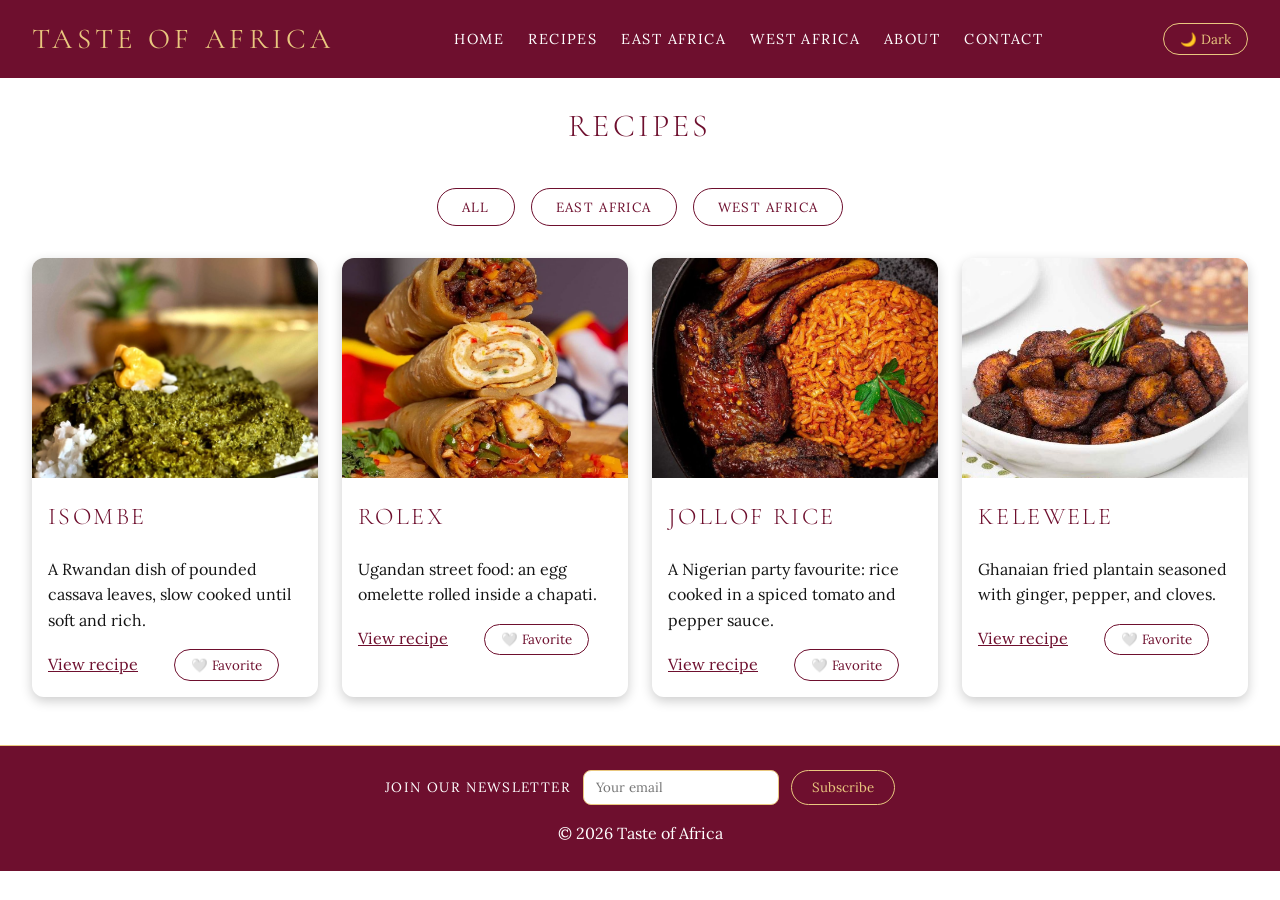
<file: recipes.html>
<!DOCTYPE html>
<html lang="en">

<head>
    <meta charset="UTF-8">
    <meta name="viewport" content="width=device-width, initial-scale=1.0">
    <title>Taste of Africa | Recipes</title>
    <link rel="stylesheet" href="styles.css">
</head>

<body>
    <header>
        <a href="index.html" class="logo">Taste of Africa</a>
        <nav>
            <ul>
                <li><a href="index.html">Home</a></li>
                <li><a href="recipes.html">Recipes</a></li>
                <li><a href="east-africa.html">East Africa</a></li>
                <li><a href="west-africa.html">West Africa</a></li>
                <li><a href="about.html">About</a></li>
                <li><a href="contact.html">Contact</a></li>
            </ul>
        </nav>
    </header>

    <main>
        <h1>Recipes</h1>
        <div class="filters">
            <button data-filter="all">All</button>
            <button data-filter="east-africa">East Africa</button>
            <button data-filter="west-africa">West Africa</button>
        </div>

        <section class="recipe-list">
            <article class="recipe-card" data-region="east-africa">
                <img src="images/isombe.jpg" alt="A plate of isombe">
                <h2>Isombe</h2>
                <p>A Rwandan dish of pounded cassava leaves, slow cooked until soft and rich.</p>
                <a href="isombe.html">View recipe</a>
                <button class="fav-btn" data-id="isombe">🤍 Favorite</button>
            </article>
            <article class="recipe-card" data-region="east-africa">
                <img src="images/rolex.jpg" alt="A rolex, an egg and chapati roll">
                <h2>Rolex</h2>
                <p>Ugandan street food: an egg omelette rolled inside a chapati.</p>
                <a href="rolex.html">View recipe</a>
                <button class="fav-btn" data-id="rolex">🤍 Favorite</button>
            </article>
            <article class="recipe-card" data-region="west-africa">
                <img src="images/jollof-rice.jpg" alt="A bowl of jollof rice">
                <h2>Jollof Rice</h2>
                <p>A Nigerian party favourite: rice cooked in a spiced tomato and pepper sauce.</p>
                <a href="jollof-rice.html">View recipe</a>
                <button class="fav-btn" data-id="jollof-rice">🤍 Favorite</button>
            </article>
            <article class="recipe-card" data-region="west-africa">
                <img src="images/kelewele.jpg" alt="A plate of kelewele, spiced fried plantain">
                <h2>Kelewele</h2>
                <p>Ghanaian fried plantain seasoned with ginger, pepper, and cloves.</p>
                <a href="kelewele.html">View recipe</a>
                <button class="fav-btn" data-id="kelewele">🤍 Favorite</button>
            </article>
        </section>

    </main>

    <footer>
        <p>&copy; 2026 Taste of Africa</p>
    </footer>

    <script src="script.js"></script>
</body>

</html>
</file>
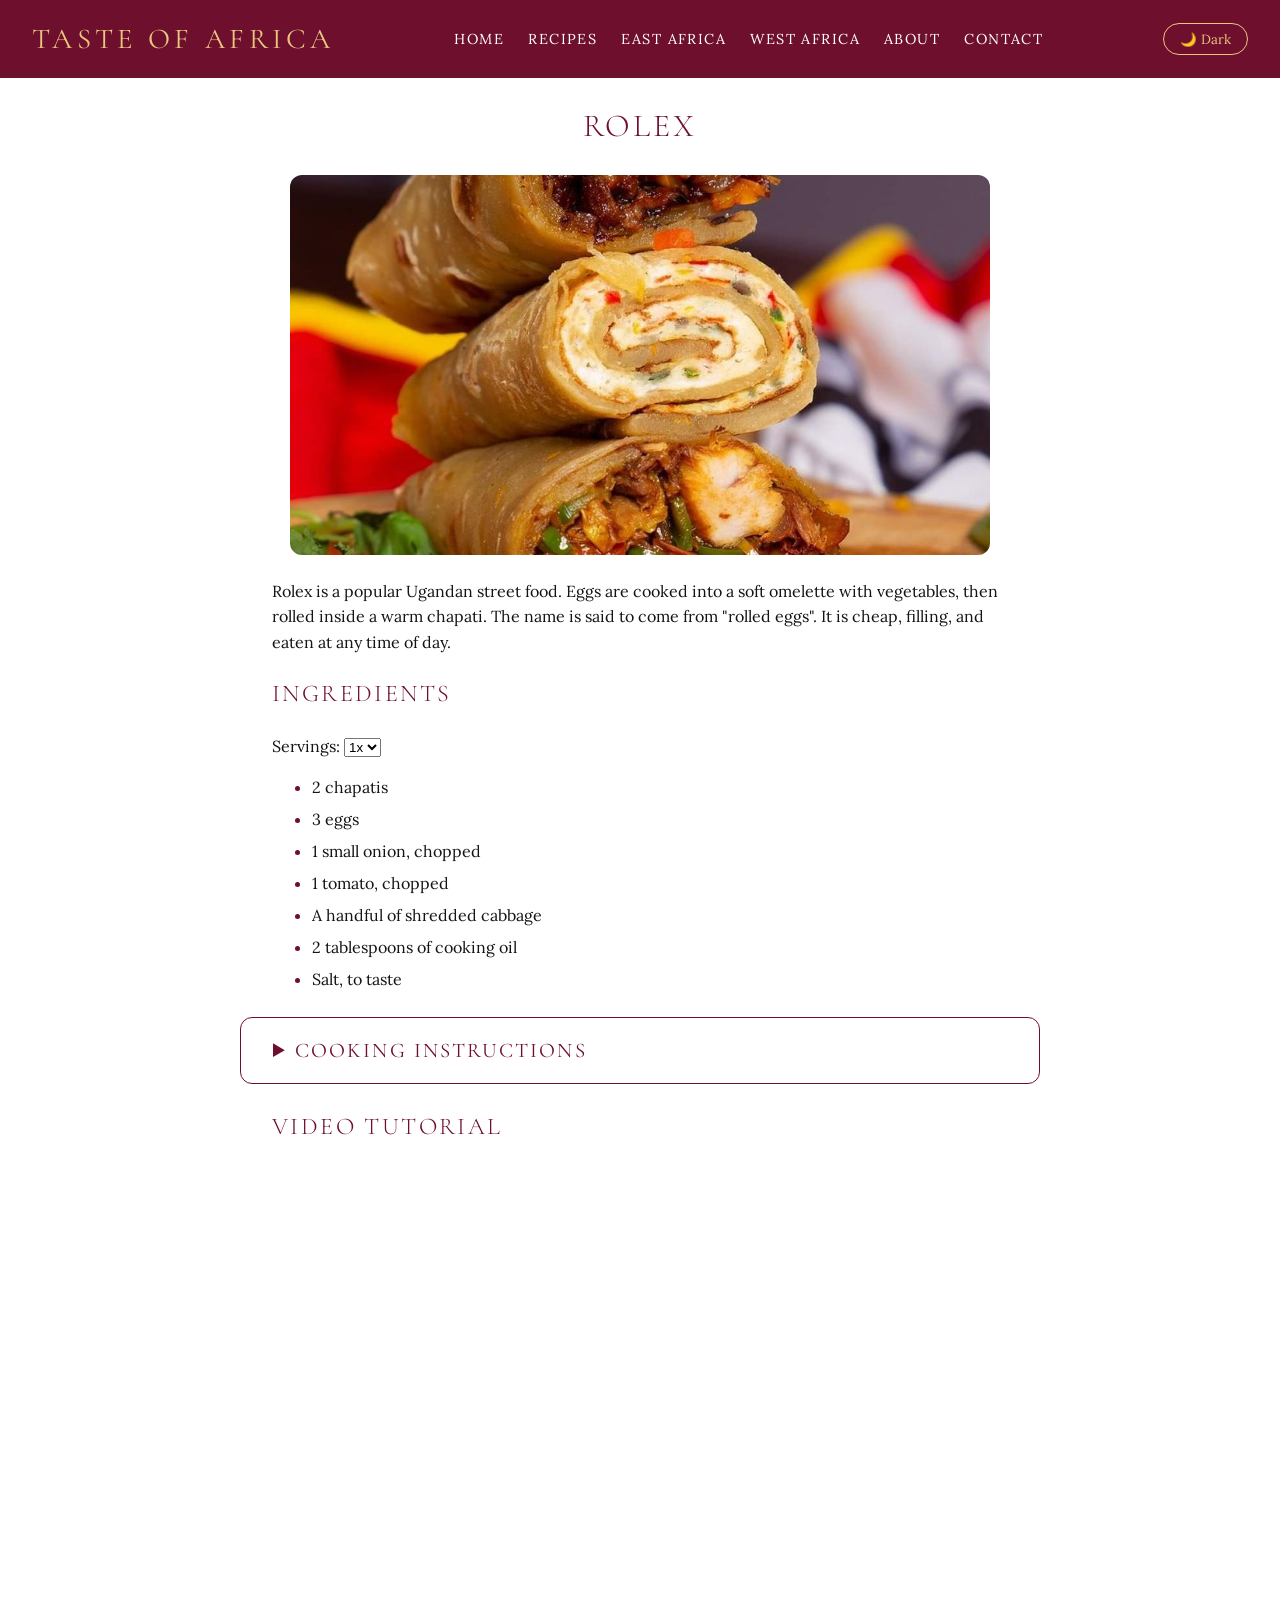
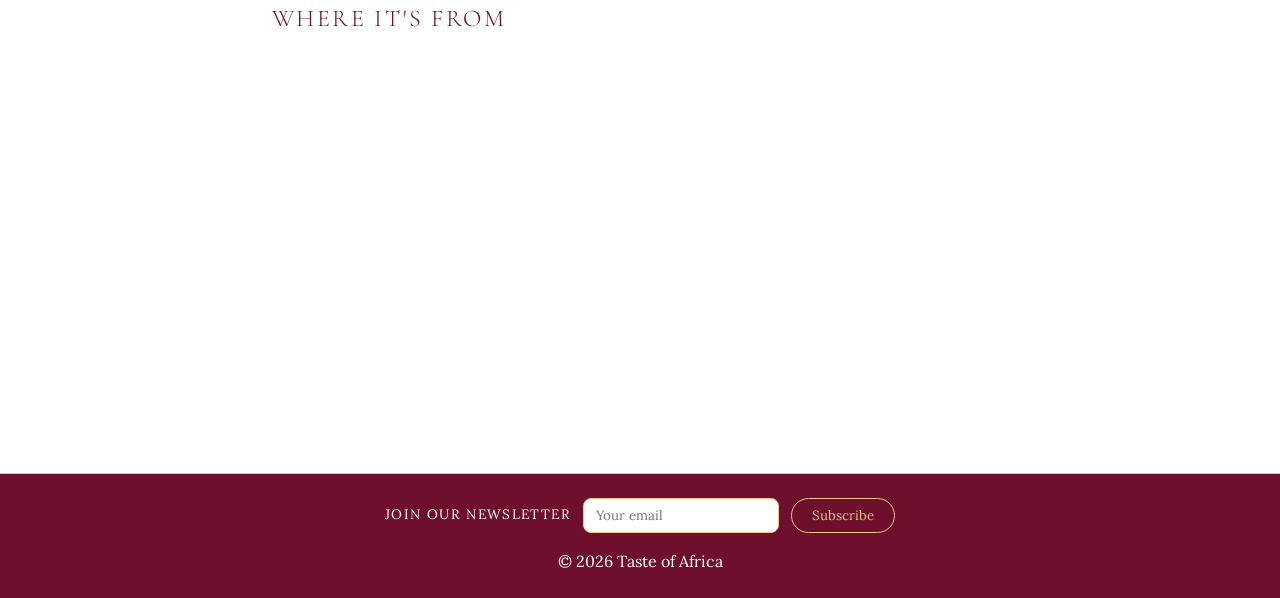
<file: rolex.html>
<!DOCTYPE html>
<html lang="en">

<head>
    <meta charset="UTF-8">
    <meta name="viewport" content="width=device-width, initial-scale=1.0">
    <title>Taste of Africa | Rolex</title>
    <link rel="stylesheet" href="styles.css">
</head>

<body>
    <header>
        <a href="index.html" class="logo">Taste of Africa</a>
        <nav>
            <ul>
                <li><a href="index.html">Home</a></li>
                <li><a href="recipes.html">Recipes</a></li>
                <li><a href="east-africa.html">East Africa</a></li>
                <li><a href="west-africa.html">West Africa</a></li>
                <li><a href="about.html">About</a></li>
                <li><a href="contact.html">Contact</a></li>
            </ul>
        </nav>
    </header>

    <main>
        <h1>Rolex</h1>
        <img src="images/rolex.jpg" alt="A rolex, an egg and chapati roll">
        <p>Rolex is a popular Ugandan street food. Eggs are cooked into a soft omelette with vegetables, then rolled
            inside a warm chapati. The name is said to come from "rolled eggs". It is cheap, filling, and eaten at any
            time of day.</p>

        <section>
            <h2>Ingredients</h2>
            <ul>
                <li>2 chapatis</li>
                <li>3 eggs</li>
                <li>1 small onion, chopped</li>
                <li>1 tomato, chopped</li>
                <li>A handful of shredded cabbage</li>
                <li>2 tablespoons of cooking oil</li>
                <li>Salt, to taste</li>
            </ul>
        </section>

        <details>
            <summary>Cooking Instructions</summary>
            <ol>
                <li>Beat the eggs in a bowl and mix in the onion, tomato, cabbage, and salt.</li>
                <li>Heat the oil in a pan and pour in the egg mixture.</li>
                <li>Cook until the omelette is set, then place a warm chapati on top.</li>
                <li>Flip so the chapati touches the pan for a few seconds.</li>
                <li>Roll the chapati tightly around the omelette and serve hot.</li>
            </ol>
        </details>

        <section>
            <h2>Video Tutorial</h2>
            <iframe src="https://www.youtube.com/embed/ofXBvKxRmBo" title="How to make a Ugandan rolex"
                allowfullscreen></iframe>
        </section>

        <section>
            <h2>Where It's From</h2>
            <iframe
                src="https://www.google.com/maps/embed?pb=!1m18!1m12!1m3!1d4084404.092761499!2d32.30287785000001!3d1.3711651000000027!2m3!1f0!2f0!3f0!3m2!1i1024!2i768!4f13.1!3m3!1m2!1s0x1771a69f6499f945%3A0x874155ce43014549!2sUganda!5e0!3m2!1sen!2srw!4v1793755546121!5m2!1sen!2srw"
                title="Map of Uganda"></iframe>
        </section>

    </main>

    <footer>
        <p>&copy; 2026 Taste of Africa</p>
    </footer>

    <script src="script.js"></script>
</body>

</html>
</file>
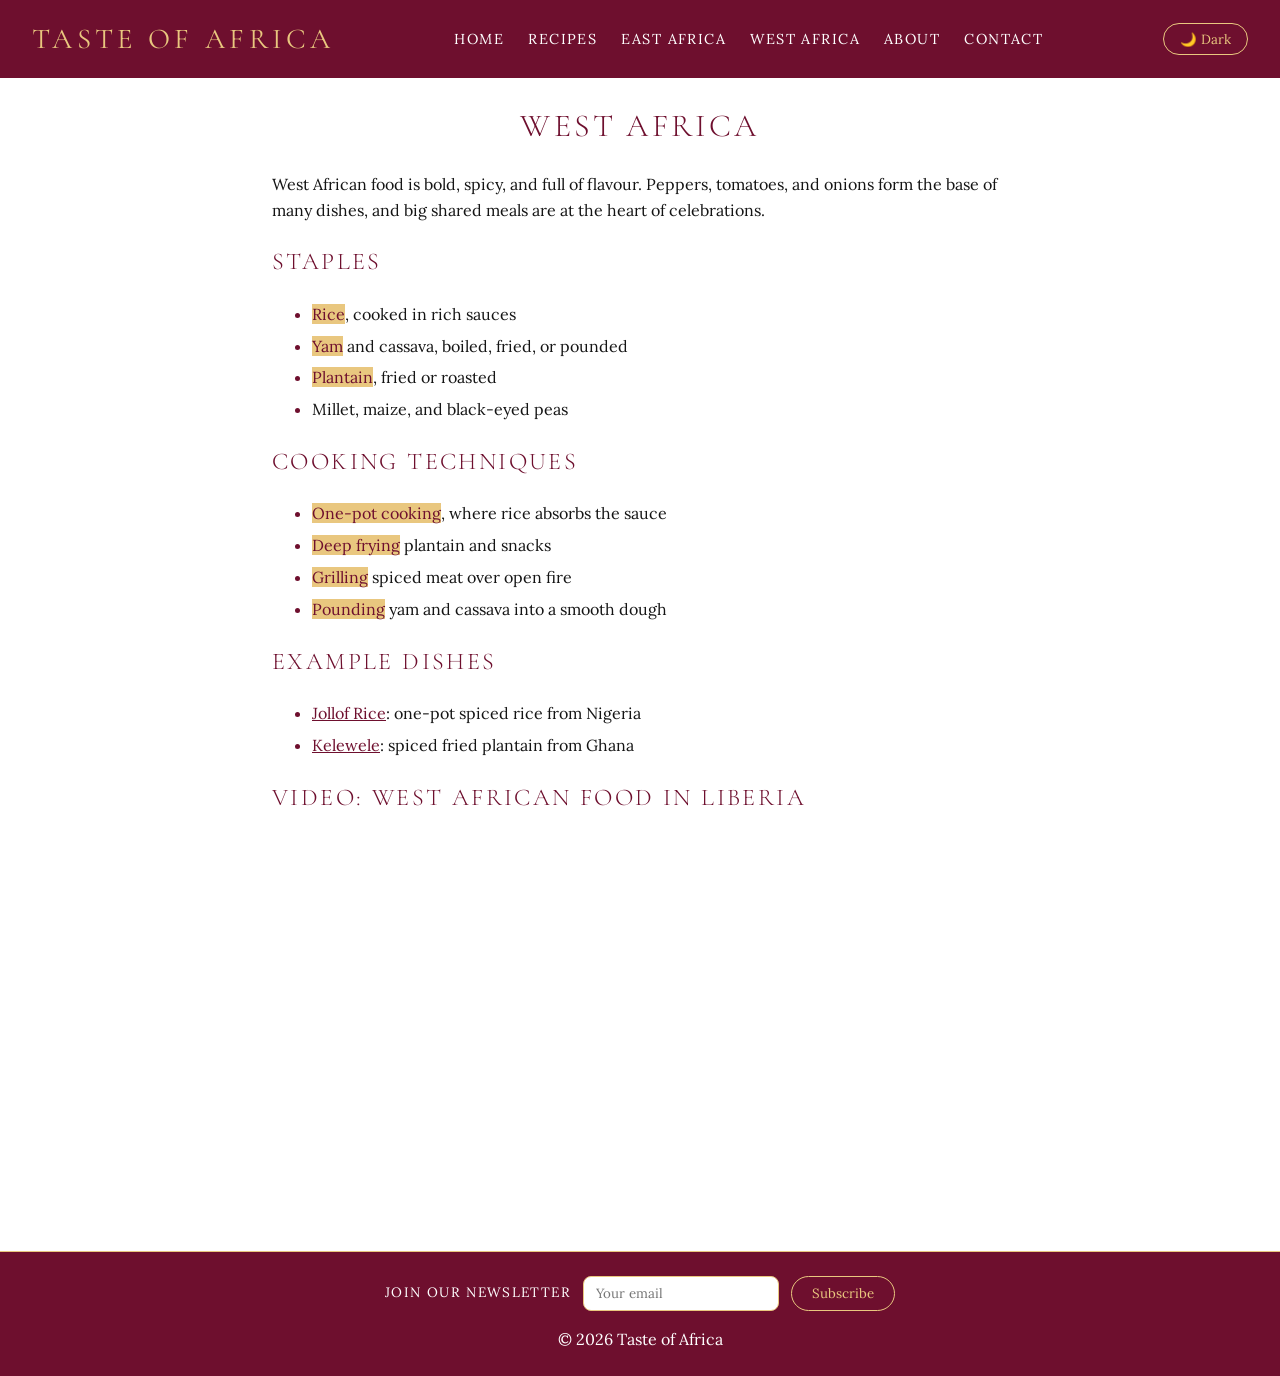
<file: west-africa.html>
<!DOCTYPE html>
<html lang="en">

<head>
    <meta charset="UTF-8">
    <meta name="viewport" content="width=device-width, initial-scale=1.0">
    <title>Taste of Africa | West Africa</title>
    <link rel="stylesheet" href="styles.css">
</head>

<body>
    <header>
        <a href="index.html" class="logo">Taste of Africa</a>
        <nav>
            <ul>
                <li><a href="index.html">Home</a></li>
                <li><a href="recipes.html">Recipes</a></li>
                <li><a href="east-africa.html">East Africa</a></li>
                <li><a href="west-africa.html">West Africa</a></li>
                <li><a href="about.html">About</a></li>
                <li><a href="contact.html">Contact</a></li>
            </ul>
        </nav>
    </header>

    <main>
        <h1>West Africa</h1>
        <p>West African food is bold, spicy, and full of flavour. Peppers, tomatoes, and onions form the base of many
            dishes, and big shared meals are at the heart of celebrations.</p>

        <section>
            <h2>Staples</h2>
            <ul>
                <li><mark>Rice</mark>, cooked in rich sauces</li>
                <li><mark>Yam</mark> and cassava, boiled, fried, or pounded</li>
                <li><mark>Plantain</mark>, fried or roasted</li>
                <li>Millet, maize, and black-eyed peas</li>
            </ul>
        </section>

        <section>
            <h2>Cooking Techniques</h2>
            <ul>
                <li><mark>One-pot cooking</mark>, where rice absorbs the sauce</li>
                <li><mark>Deep frying</mark> plantain and snacks</li>
                <li><mark>Grilling</mark> spiced meat over open fire</li>
                <li><mark>Pounding</mark> yam and cassava into a smooth dough</li>
            </ul>
        </section>

        <section>
            <h2>Example Dishes</h2>
            <ul>
                <li><a href="jollof-rice.html">Jollof Rice</a>: one-pot spiced rice from Nigeria</li>
                <li><a href="kelewele.html">Kelewele</a>: spiced fried plantain from Ghana</li>
            </ul>
        </section>

        <section>
            <h2>Video: West African Food in Liberia</h2>
            <iframe src="https://www.youtube.com/embed/nmUtLjVM_Qc" title="West African food tour in Liberia"
                allowfullscreen></iframe>
        </section>

    </main>

    <footer>
        <p>&copy; 2026 Taste of Africa</p>
    </footer>

    <script src="script.js"></script>
</body>

</html>
</file>
<file: styles.css>
@import url('https://fonts.googleapis.com/css2?family=Cormorant+Garamond:wght@300;400&family=Lora:wght@400;600&display=swap');

:root {
    --yellow: #E9C77F;
    --maroon: #6E0F2E;
    --dark: #141414;
    --white: #FFFFFF;
    --bg: var(--white);
    --text: var(--dark);
    --accent: var(--maroon);
}

/* dark mode swaps the page colors */
body.dark {
    --bg: var(--dark);
    --text: var(--white);
    --accent: var(--yellow);
}

/* box-sizing makes padding stay inside an element's width */
* {
    box-sizing: border-box;
}

body {
    margin: 0;
    font-family: 'Lora', serif;
    font-size: 1rem;
    line-height: 1.6;
    color: var(--text);
    background-color: var(--bg);
}

h1,
h2,
h3 {
    font-family: 'Cormorant Garamond', serif;
    font-weight: 300;
    text-transform: uppercase;
    letter-spacing: 0.1em;
    color: var(--accent);
}

main a {
    color: var(--accent);
}

/* header and menu, maroon bar */
header {
    background-color: var(--maroon);
    padding: 1rem 2rem;
    display: flex;
    justify-content: space-between;
    align-items: center;
}

.logo {
    font-family: 'Cormorant Garamond', serif;
    font-size: 1.8rem;
    text-transform: uppercase;
    letter-spacing: 0.15em;
    color: var(--yellow);
    text-decoration: none;
}

nav ul {
    display: flex;
    gap: 1.5rem;
    list-style: none;
    margin: 0;
    padding: 0;
}

nav a {
    color: var(--white);
    text-decoration: none;
    text-transform: uppercase;
    letter-spacing: 0.1em;
    font-size: 0.9rem;
}

nav a:hover {
    color: var(--yellow);
    text-decoration: underline;
}

/* hero: background photo with a dark tint, just the welcome heading */
.hero {
    background-image: linear-gradient(rgba(20, 20, 20, 0.55), rgba(20, 20, 20, 0.55)), url('images/hero.jpg');
    background-size: cover;
    background-position: center;
    min-height: 70vh;
    display: flex;
    align-items: center;
    justify-content: center;
    padding: 2rem;
}

.hero h1 {
    color: var(--white);
    font-size: 3rem;
    text-align: center;
}

/* intro: welcome line and video under the hero */
.intro {
    text-align: center;
    padding: 3rem 2rem;
}

.intro iframe {
    width: 100%;
    max-width: 640px;
    aspect-ratio: 16 / 9;
    border: 0;
    border-radius: 12px;
    margin: 1.5rem auto 0;
}

/* featured dishes as cards in a grid */
.featured {
    padding: 3rem 2rem;
}

.featured h2 {
    text-align: center;
}

.dish-grid {
    display: grid;
    grid-template-columns: repeat(auto-fit, minmax(240px, 1fr));
    gap: 1.5rem;
}

.dish-card {
    margin: 0;
    border-radius: 12px;
    box-shadow: 0 4px 12px rgba(0, 0, 0, 0.2);
    overflow: hidden;
}

.dish-card img {
    width: 100%;
    height: 220px;
    object-fit: cover;
    display: block;
}

.dish-card figcaption {
    padding: 1rem;
}

/* highlighted ingredients use a custom gold color instead of the default bright yellow */
mark {
    background-color: var(--yellow);
    color: var(--maroon);
}

/* region links as oval outlined buttons */
.regions {
    padding: 3rem 2rem;
    text-align: center;
}

.regions ul {
    display: flex;
    justify-content: center;
    flex-wrap: wrap;
    gap: 1.5rem;
    list-style: none;
    margin: 0;
    padding: 0;
}

.regions a {
    display: inline-block;
    padding: 0.75rem 2rem;
    border: 1px solid var(--accent);
    border-radius: 50px;
    color: var(--accent);
    text-decoration: none;
    text-transform: uppercase;
    letter-spacing: 0.1em;
}

.regions a:hover {
    background-color: var(--maroon);
    color: var(--white);
}

/* latest food trends as a maroon block */
.trends {
    background-color: var(--maroon);
    color: var(--white);
    padding: 3rem 2rem;
}

.trends h2 {
    color: var(--white);
    text-align: center;
}

.trends h3 {
    color: var(--yellow);
}

.trends article {
    max-width: 700px;
    margin: 0 auto 1.5rem;
}

/* footer matches the header so every page feels framed */
footer {
    background-color: var(--maroon);
    color: var(--white);
    text-align: center;
    padding: 1.5rem 2rem;
    border-top: 1px solid var(--yellow);
}

footer p {
    margin: 0;
}

/* filter buttons use the same oval outline as the region buttons */
.filters {
    display: flex;
    justify-content: center;
    flex-wrap: wrap;
    gap: 1rem;
    padding: 1rem 2rem;
}

.filters button {
    font-family: 'Lora', serif;
    padding: 0.6rem 1.5rem;
    border: 1px solid var(--accent);
    border-radius: 50px;
    background-color: transparent;
    color: var(--accent);
    text-transform: uppercase;
    letter-spacing: 0.1em;
    cursor: pointer;
}

.filters button:hover {
    background-color: var(--maroon);
    color: var(--white);
}

/* recipe cards in a grid with even spacing */
.recipe-list {
    display: grid;
    grid-template-columns: repeat(auto-fit, minmax(260px, 1fr));
    gap: 1.5rem;
    padding: 1rem 2rem 3rem;
}

.recipe-card {
    border-radius: 12px;
    box-shadow: 0 4px 12px rgba(0, 0, 0, 0.2);
    overflow: hidden;
}

.recipe-card img {
    width: 100%;
    height: 220px;
    object-fit: cover;
    display: block;
}

.recipe-card h2,
.recipe-card p,
.recipe-card a,
.recipe-card button {
    margin-left: 1rem;
    margin-right: 1rem;
}

.recipe-card a {
    display: inline-block;
    margin-bottom: 1rem;
}

/* favorite button matches the oval style of the other buttons */
.fav-btn {
    font-family: 'Lora', serif;
    padding: 0.4rem 1rem;
    border: 1px solid var(--accent);
    border-radius: 50px;
    background-color: transparent;
    color: var(--accent);
    cursor: pointer;
    margin-bottom: 1rem;
}

.fav-btn:hover {
    background-color: var(--yellow);
    color: var(--dark);
}

/* inner pages: keep the text in a centered, readable column */
main>h1,
main>p,
main>details,
main>form,
main>section:not([class]) {
    max-width: 800px;
    margin-left: auto;
    margin-right: auto;
    padding-left: 2rem;
    padding-right: 2rem;
}

main>h1 {
    text-align: center;
}

/* the big dish photo at the top of each recipe page */
main>img {
    display: block;
    width: 90%;
    max-width: 700px;
    height: 380px;
    object-fit: cover;
    margin: 1.5rem auto;
    border-radius: 12px;
}

/* embedded videos and maps scale to fit the page */
main>section iframe {
    display: block;
    width: 100%;
    aspect-ratio: 16 / 9;
    border: 0;
    border-radius: 12px;
}

/* expandable cooking instructions as an outlined box */
details {
    border: 1px solid var(--accent);
    border-radius: 12px;
    margin-top: 1.5rem;
    margin-bottom: 1.5rem;
    padding-top: 1rem;
    padding-bottom: 1rem;
}

summary {
    cursor: pointer;
    font-family: 'Cormorant Garamond', serif;
    font-size: 1.3rem;
    text-transform: uppercase;
    letter-spacing: 0.1em;
    color: var(--accent);
}

/* ingredient and step lists: more breathing room and matching markers */
main li {
    margin-bottom: 0.4rem;
}

main li::marker {
    color: var(--accent);
}

/* contact form: stacked fields with a glow when you click into one */
#contact-form {
    display: flex;
    flex-direction: column;
    gap: 0.4rem;
    margin-bottom: 3rem;
}

#contact-form label {
    margin-top: 0.75rem;
    font-size: 0.85rem;
    text-transform: uppercase;
    letter-spacing: 0.1em;
    color: var(--accent);
}

#contact-form input,
#contact-form textarea {
    font-family: 'Lora', serif;
    font-size: 1rem;
    padding: 0.75rem;
    border: 1px solid var(--accent);
    border-radius: 8px;
}

#contact-form input:focus,
#contact-form textarea:focus {
    outline: none;
    box-shadow: 0 0 8px var(--accent);
}

#contact-form button {
    align-self: flex-start;
    margin-top: 1.5rem;
    font-family: 'Lora', serif;
    padding: 0.75rem 2rem;
    border: 1px solid var(--maroon);
    border-radius: 50px;
    background-color: var(--maroon);
    color: var(--white);
    text-transform: uppercase;
    letter-spacing: 0.1em;
    cursor: pointer;
}

#contact-form button:hover {
    background-color: var(--yellow);
    color: var(--maroon);
}

/* mission statement as a maroon block */
.mission {
    background-color: var(--maroon);
    color: var(--white);
    text-align: center;
    padding: 3rem 2rem;
}

.mission h2 {
    color: var(--white);
}

.mission p {
    max-width: 700px;
    margin: 0 auto;
    font-size: 1.15rem;
}

/* newsletter form in the footer: small and tidy on the maroon bar */
#newsletter-form {
    display: flex;
    justify-content: center;
    align-items: center;
    flex-wrap: wrap;
    gap: 0.75rem;
    margin-bottom: 1rem;
}

#newsletter-form label {
    text-transform: uppercase;
    letter-spacing: 0.1em;
    font-size: 0.85rem;
}

#newsletter-form input {
    font-family: 'Lora', serif;
    padding: 0.5rem 0.75rem;
    border: 1px solid var(--yellow);
    border-radius: 8px;
}

#newsletter-form button {
    font-family: 'Lora', serif;
    padding: 0.5rem 1.25rem;
    border: 1px solid var(--yellow);
    border-radius: 50px;
    background-color: transparent;
    color: var(--yellow);
    cursor: pointer;
}

#newsletter-form button:hover {
    background-color: var(--yellow);
    color: var(--maroon);
}

/* cards lift up a little when I hover over them */
.dish-card,
.recipe-card {
    transition: transform 0.3s, box-shadow 0.3s;
}

.dish-card:hover,
.recipe-card:hover {
    transform: translateY(-6px);
    box-shadow: 0 10px 20px rgba(0, 0, 0, 0.3);
}

/* phones and small tablets: stack the header and shrink the hero */
@media (max-width: 768px) {
    header {
        flex-direction: column;
        gap: 1rem;
        text-align: center;
    }

    nav ul {
        flex-wrap: wrap;
        justify-content: center;
        gap: 1rem;
    }

    .hero {
        padding: 2rem 1rem;
    }

    .hero h1 {
        font-size: 2rem;
    }
}

/* dark mode button: gold oval outline that fits the maroon header */
#theme-toggle {
    font-family: 'Lora', serif;
    padding: 0.4rem 1rem;
    border: 1px solid var(--yellow);
    border-radius: 50px;
    background-color: transparent;
    color: var(--yellow);
    cursor: pointer;
}

#theme-toggle:hover {
    background-color: var(--yellow);
    color: var(--maroon);
}
</file>
